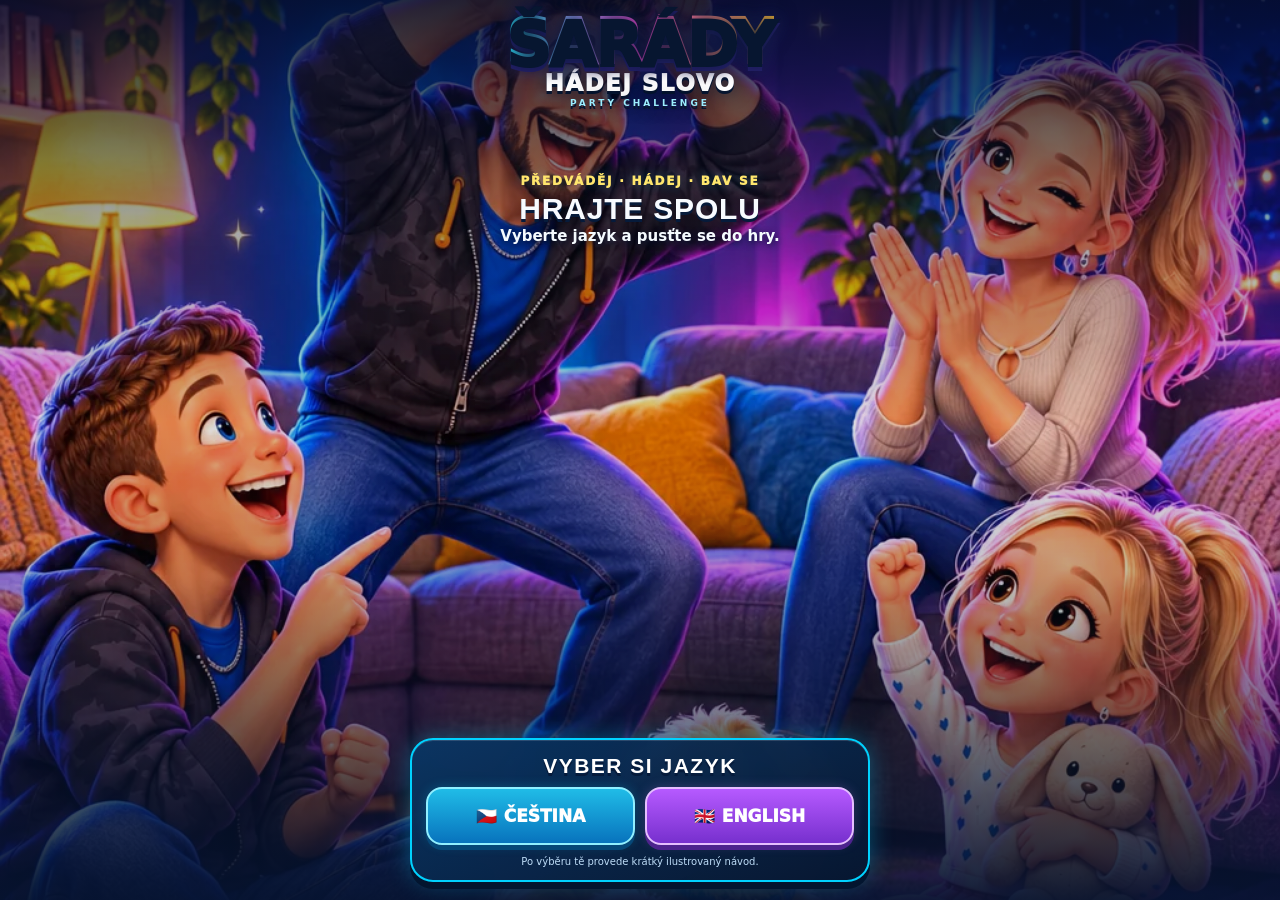
<file: index.html>
<!doctype html>
<html lang="cs">
<head>
<meta charset="utf-8">
<meta name="viewport" content="width=device-width,initial-scale=1,viewport-fit=cover">
<meta name="theme-color" content="#071630">
<meta name="description" content="Sharades Party Challenge — mobilní hra šarád pro přátele a rodinu.">
<meta name="apple-mobile-web-app-capable" content="yes">
<link rel="manifest" href="manifest.json">
<link rel="icon" href="assets/logo.svg" type="image/svg+xml">
<link rel="stylesheet" href="css/style.css?v=family-word-art-v2">
<title>Sharades! — Party Challenge</title>
</head>
<body>
<div class="app-shell">
  <header class="topbar">
    <button class="icon-btn" id="homeBtn" aria-label="Domů">⌂</button>
    <a class="brand" href="#" id="brandHome"><img src="assets/logo.svg" alt=""><span>SHARADES <small>PARTY CHALLENGE</small></span></a>
    <div class="row"><button class="lang-btn" id="langBtn">🇨🇿 CZ</button><button class="icon-btn" id="soundBtn" aria-label="Zvuk">🔊</button></div>
  </header>
  <main id="app" aria-live="polite"></main>
  <footer><span>SHARADES • Offline PWA</span><a class="text-btn" href="card-gallery.html">🃏 Kartičky</a><button class="text-btn" id="helpBtn">❔ <span data-i18n="help">Nápověda</span></button></footer>
</div>
<div id="toast" role="status" class="toast"></div>
<script src="data/words.js?v=wordset2"></script>
<script src="js/cards.js?v=free-cards3"></script>
<script src="js/generated-cards.js?v=cards-corrected38"></script>
<script src="js/app.js?v=family-word-art-v2"></script>

<script>if('serviceWorker'in navigator&&location.protocol.startsWith('http'))addEventListener('load',()=>navigator.serviceWorker.register('./service-worker.js').catch(()=>{}));</script>
</body>
</html>
</file>
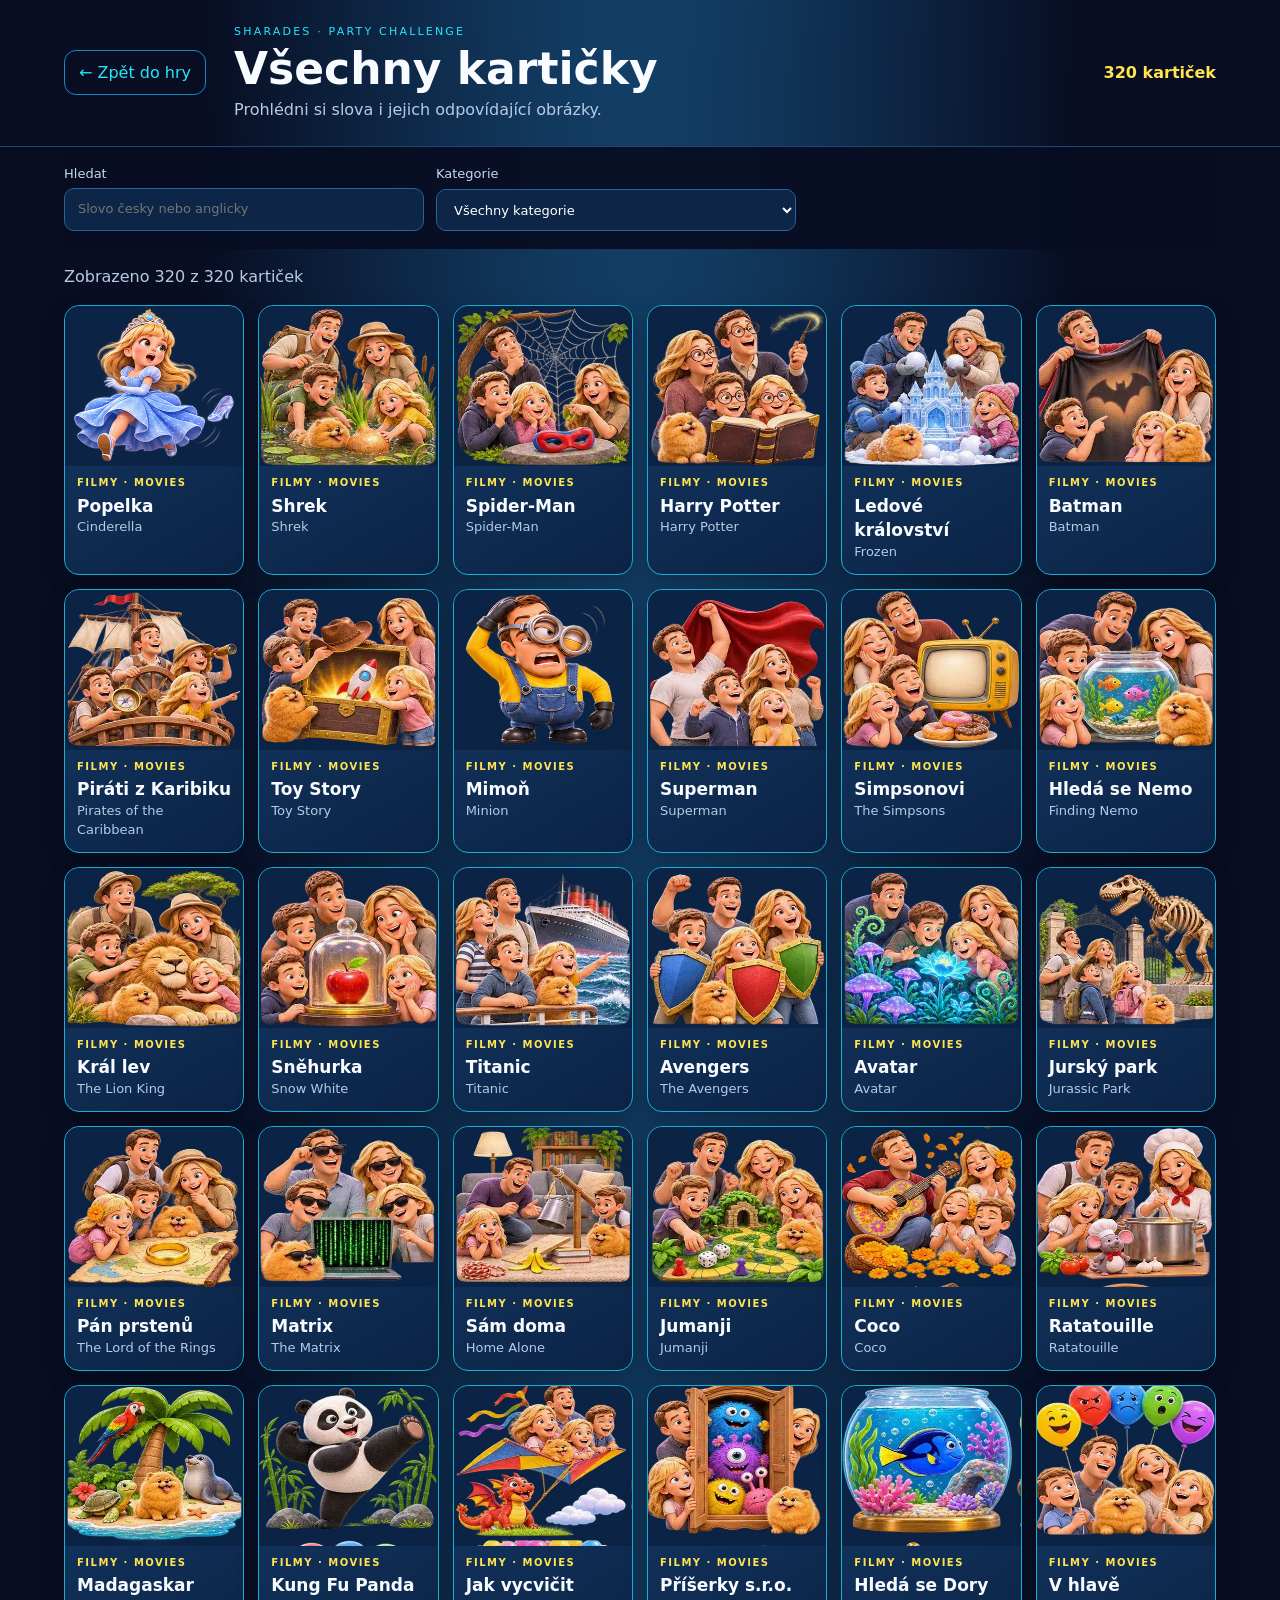
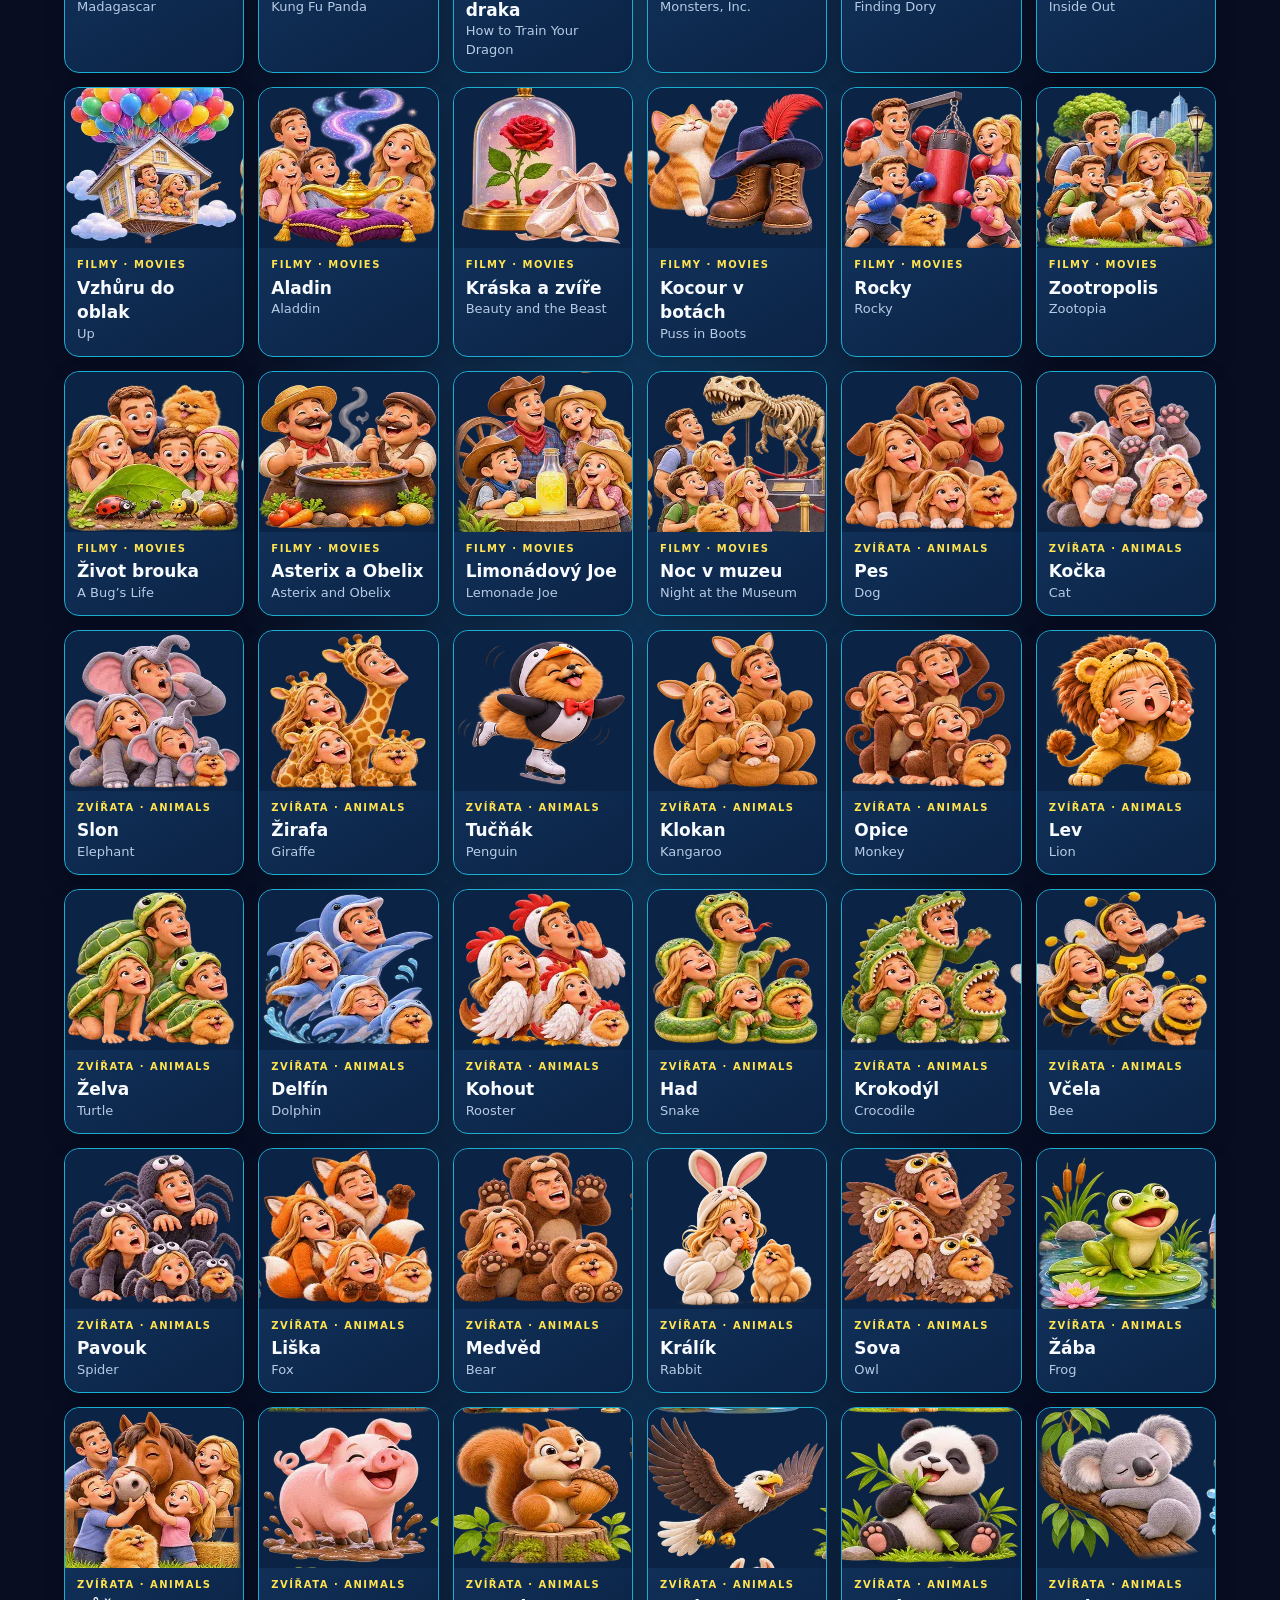
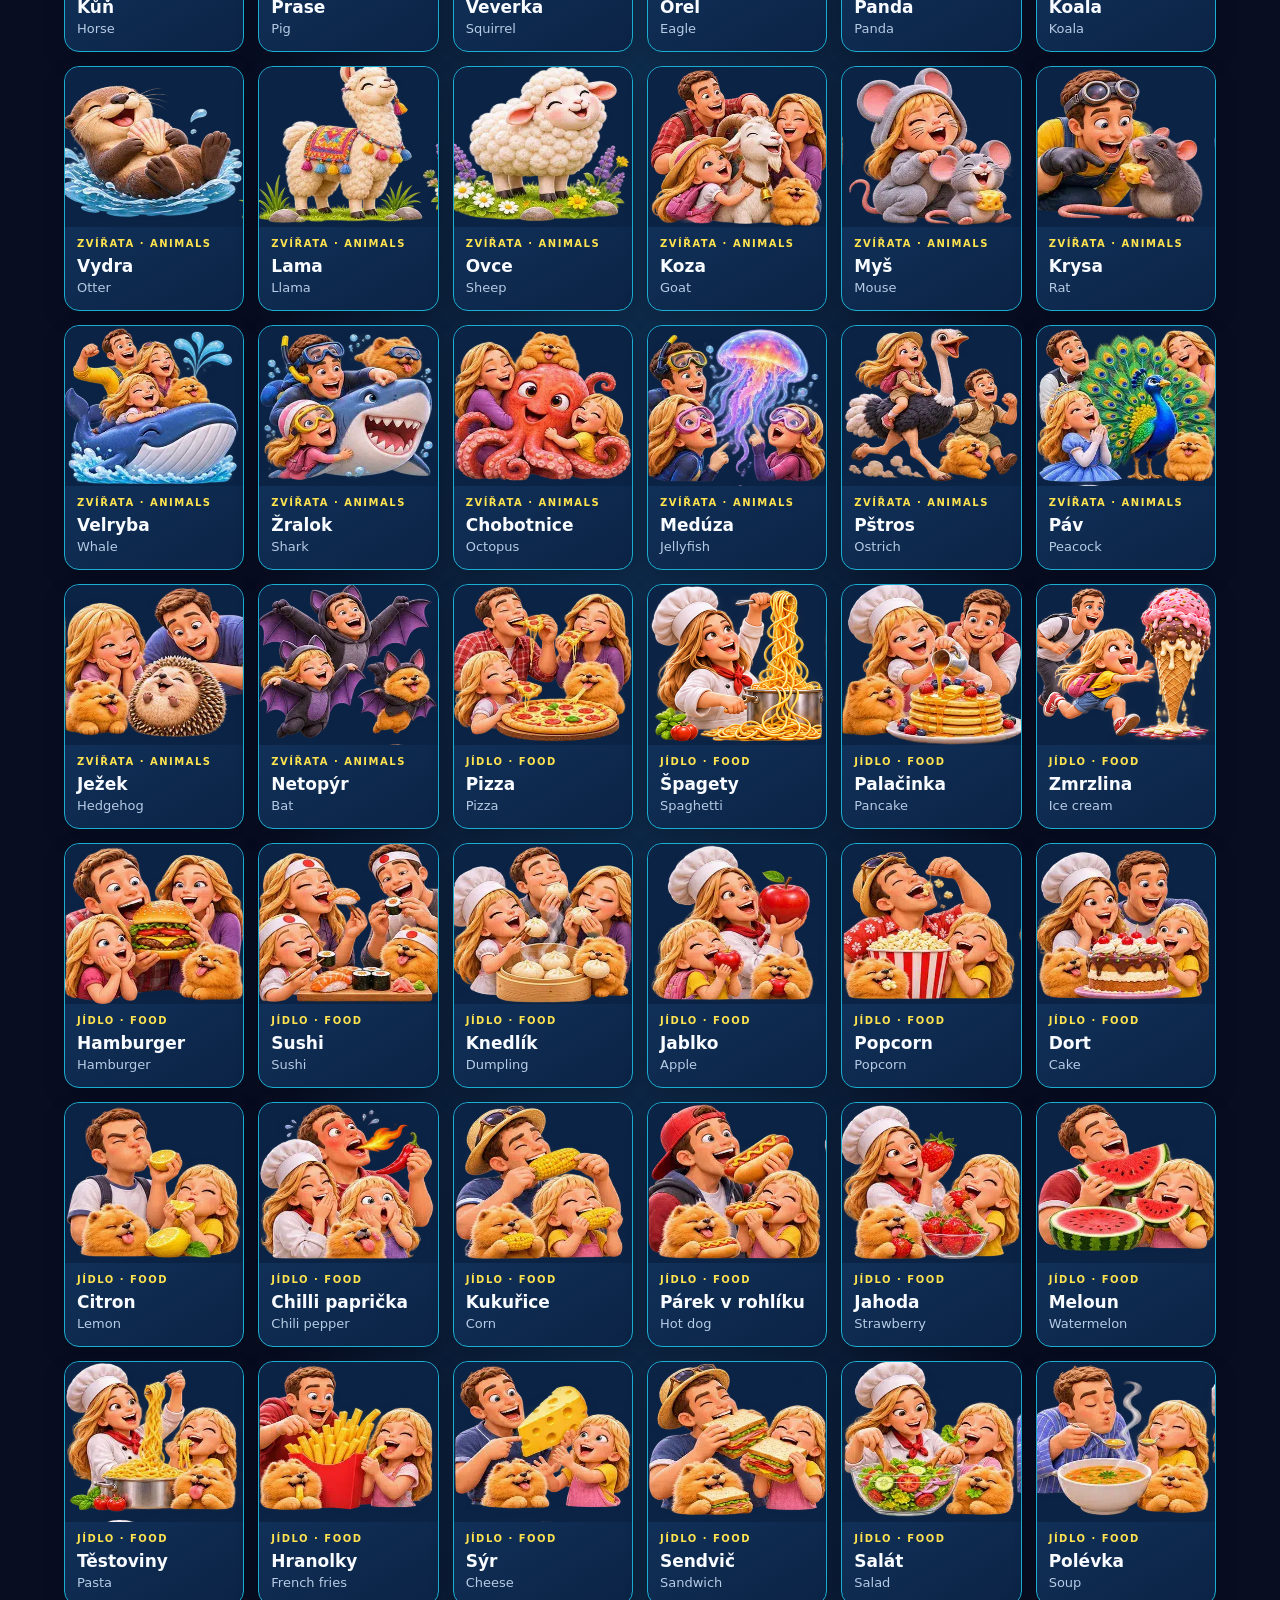
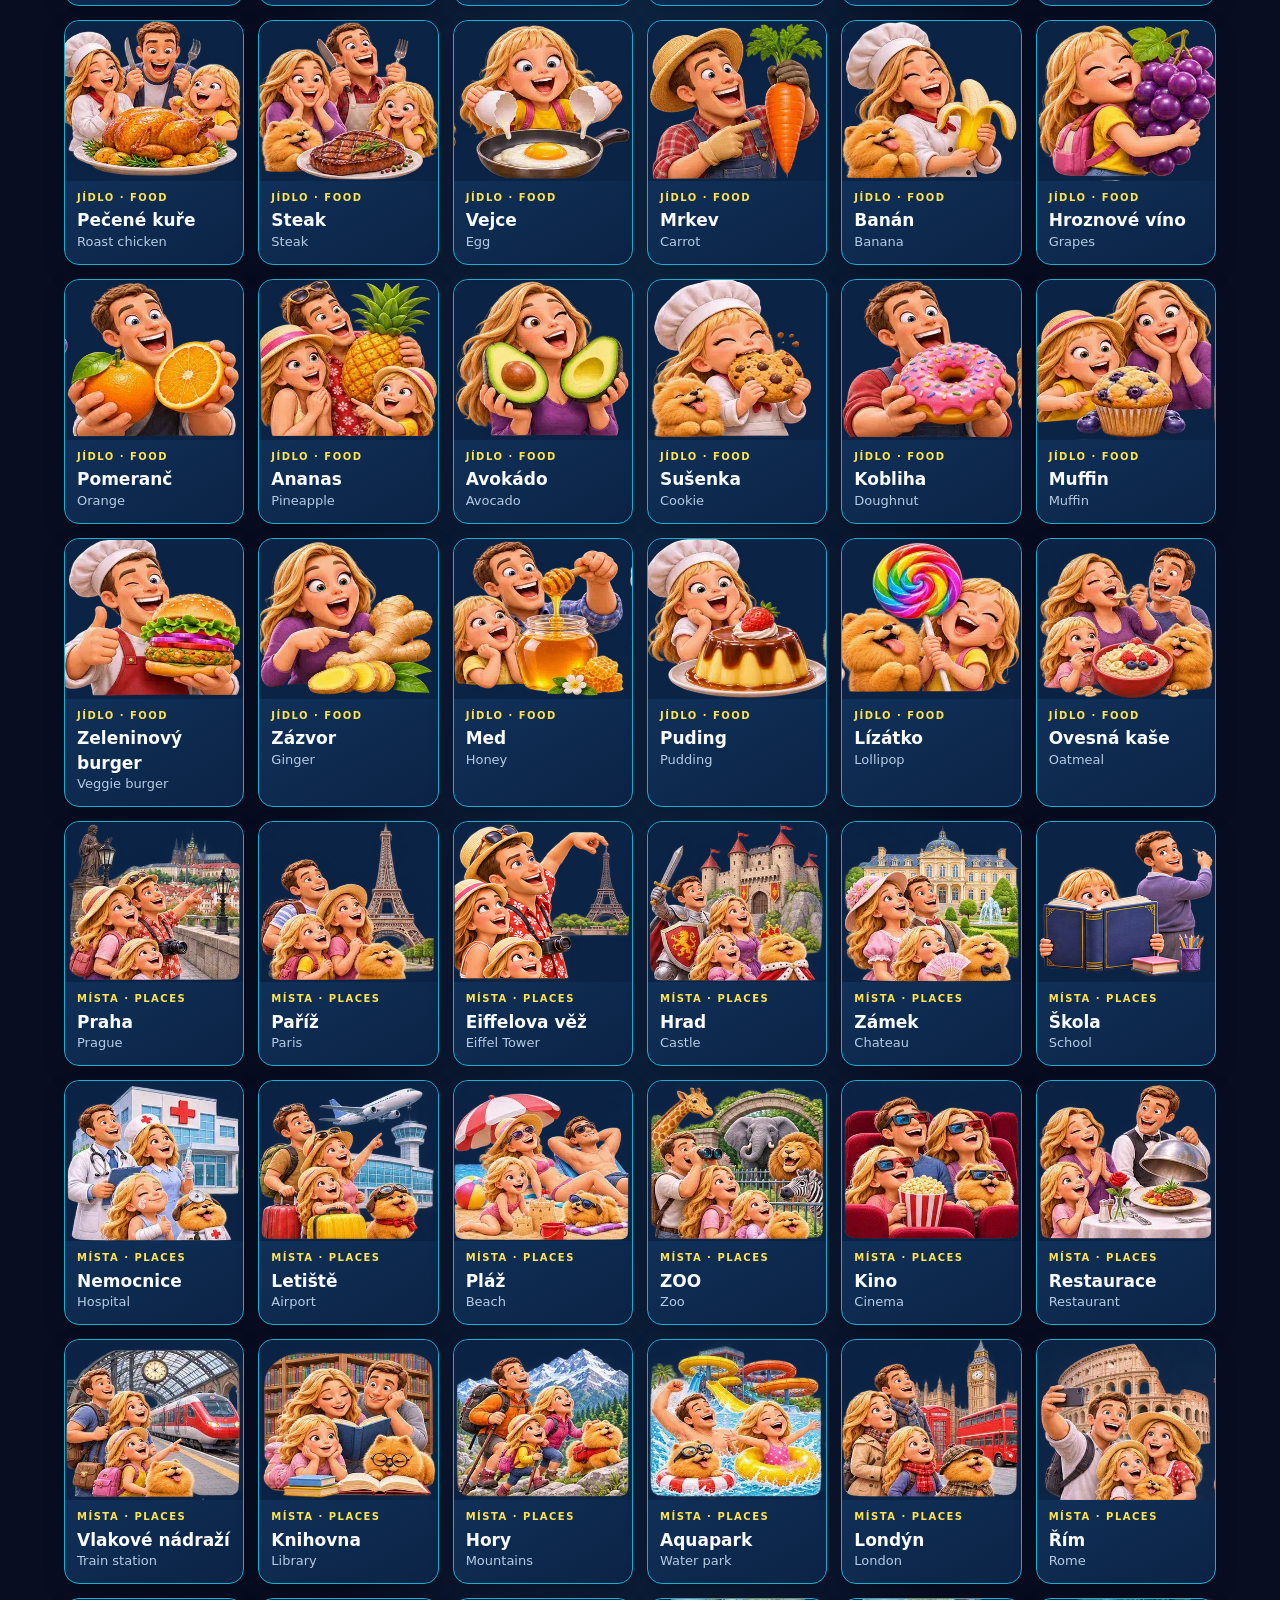
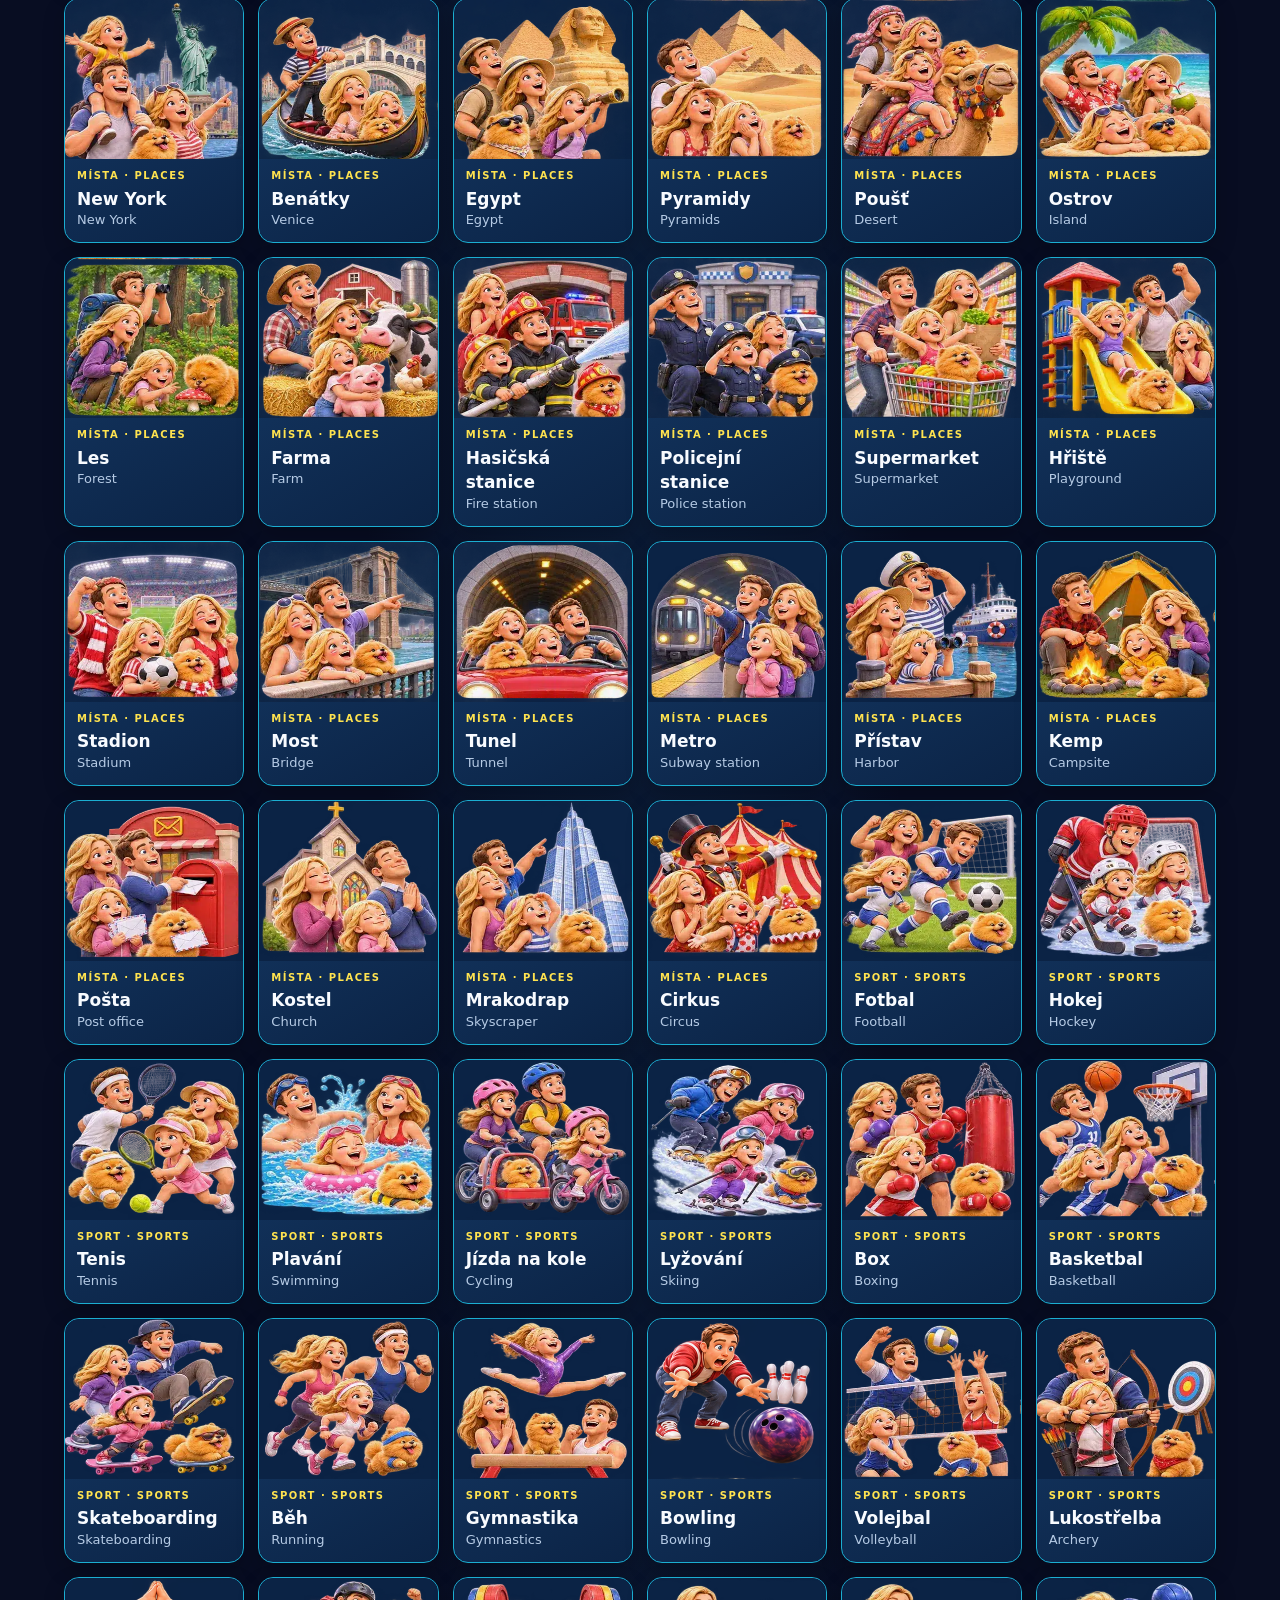
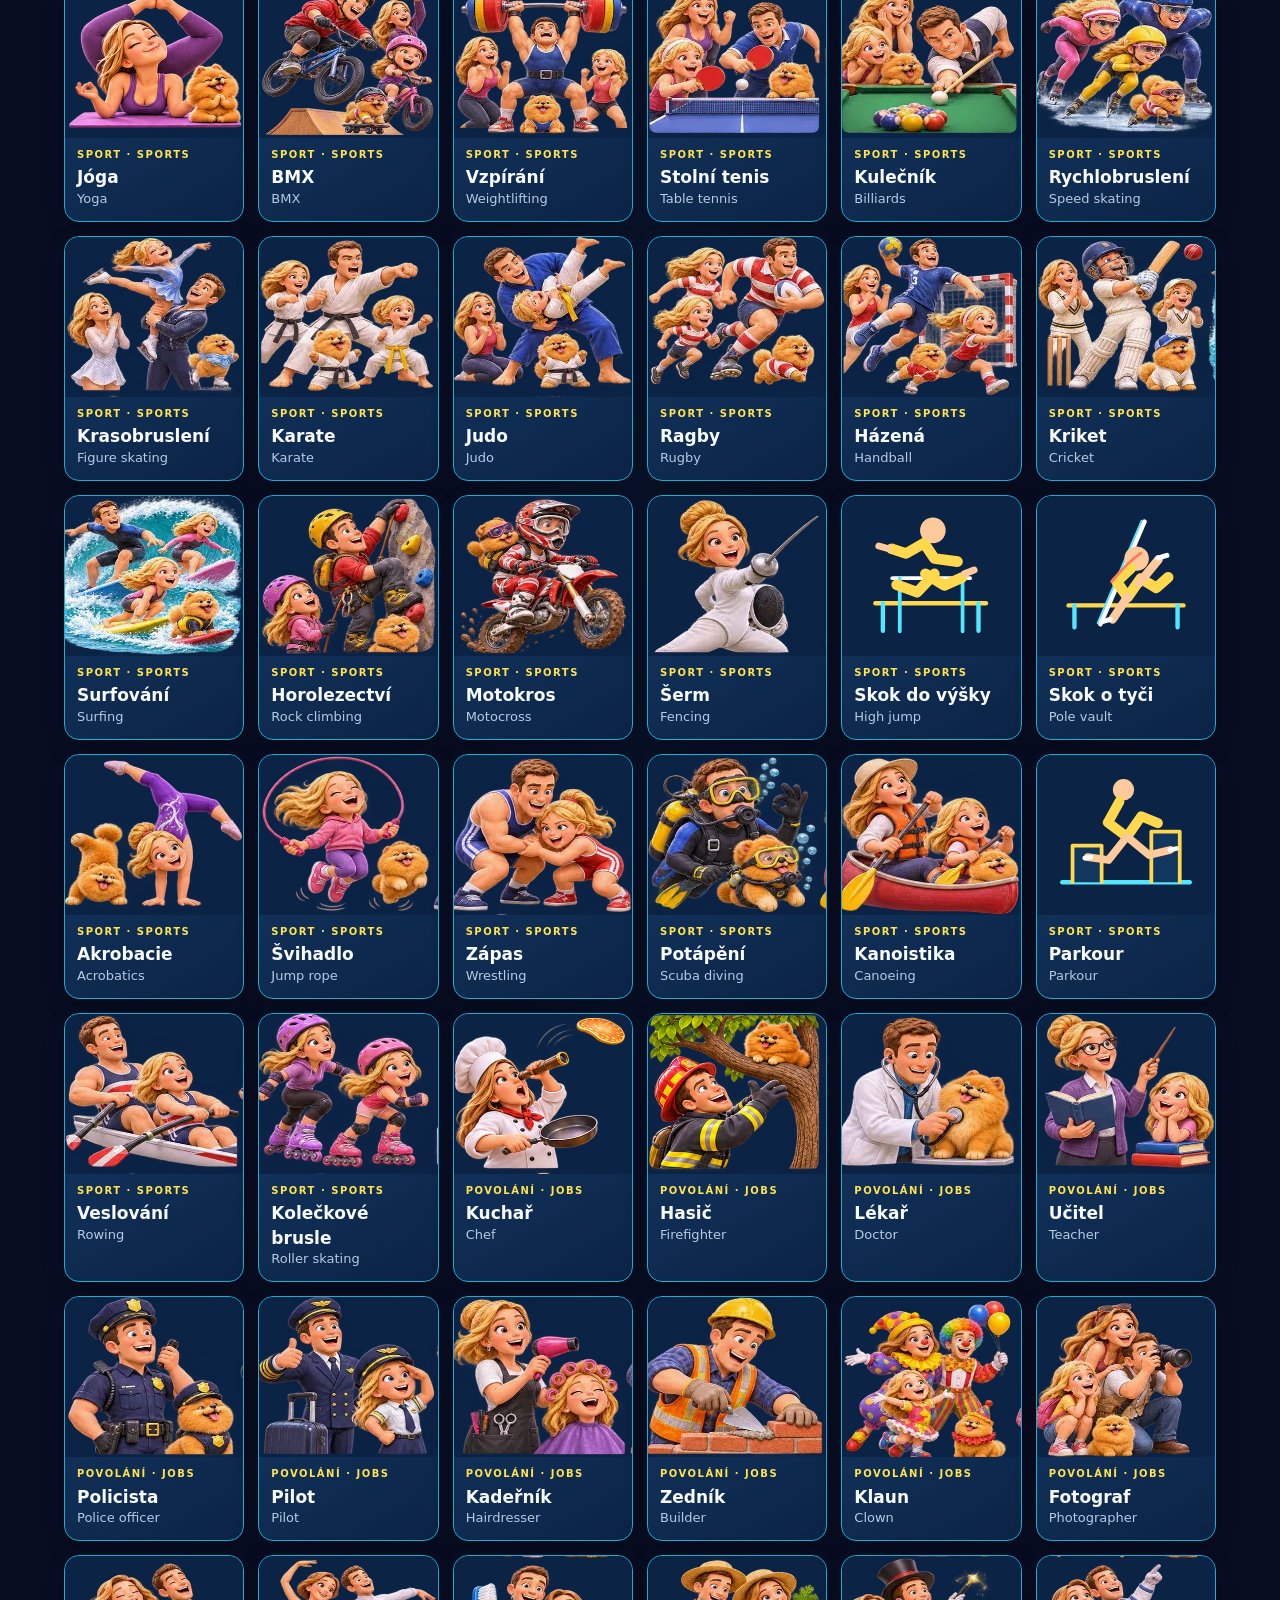
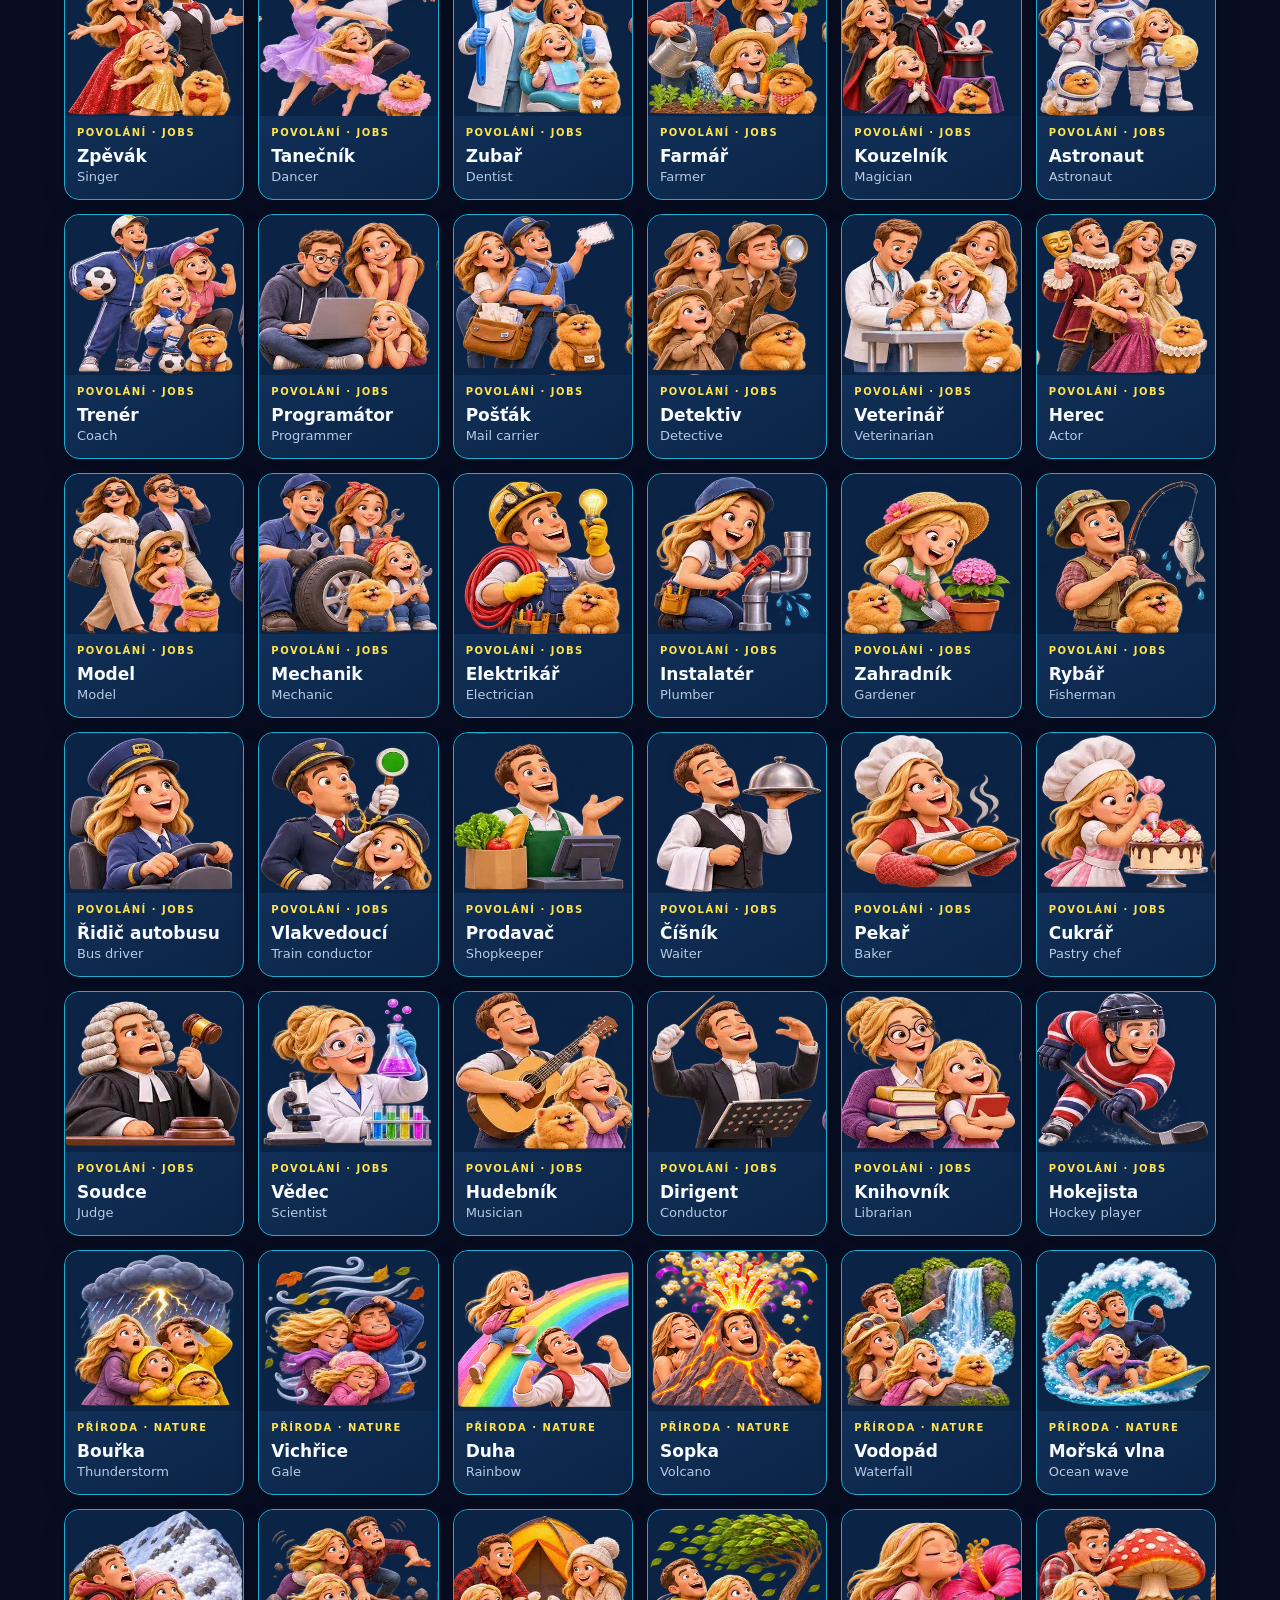
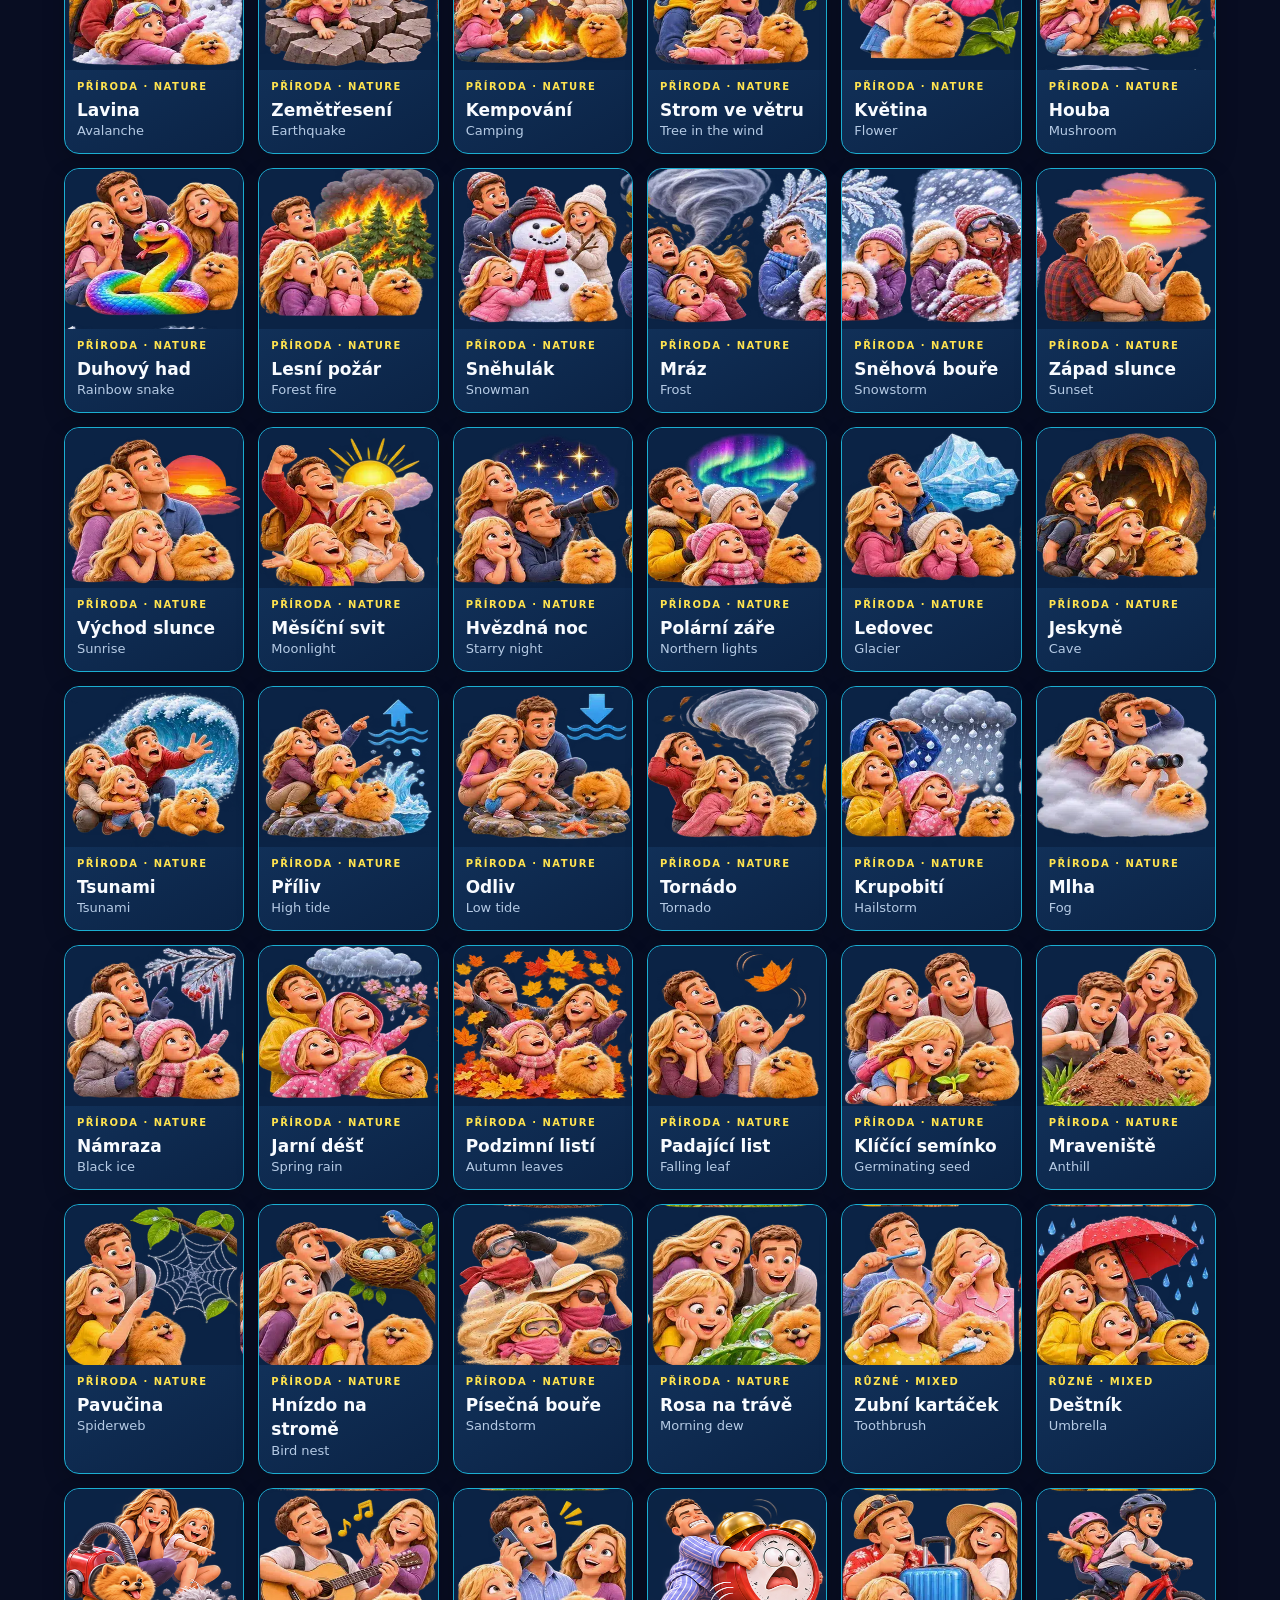
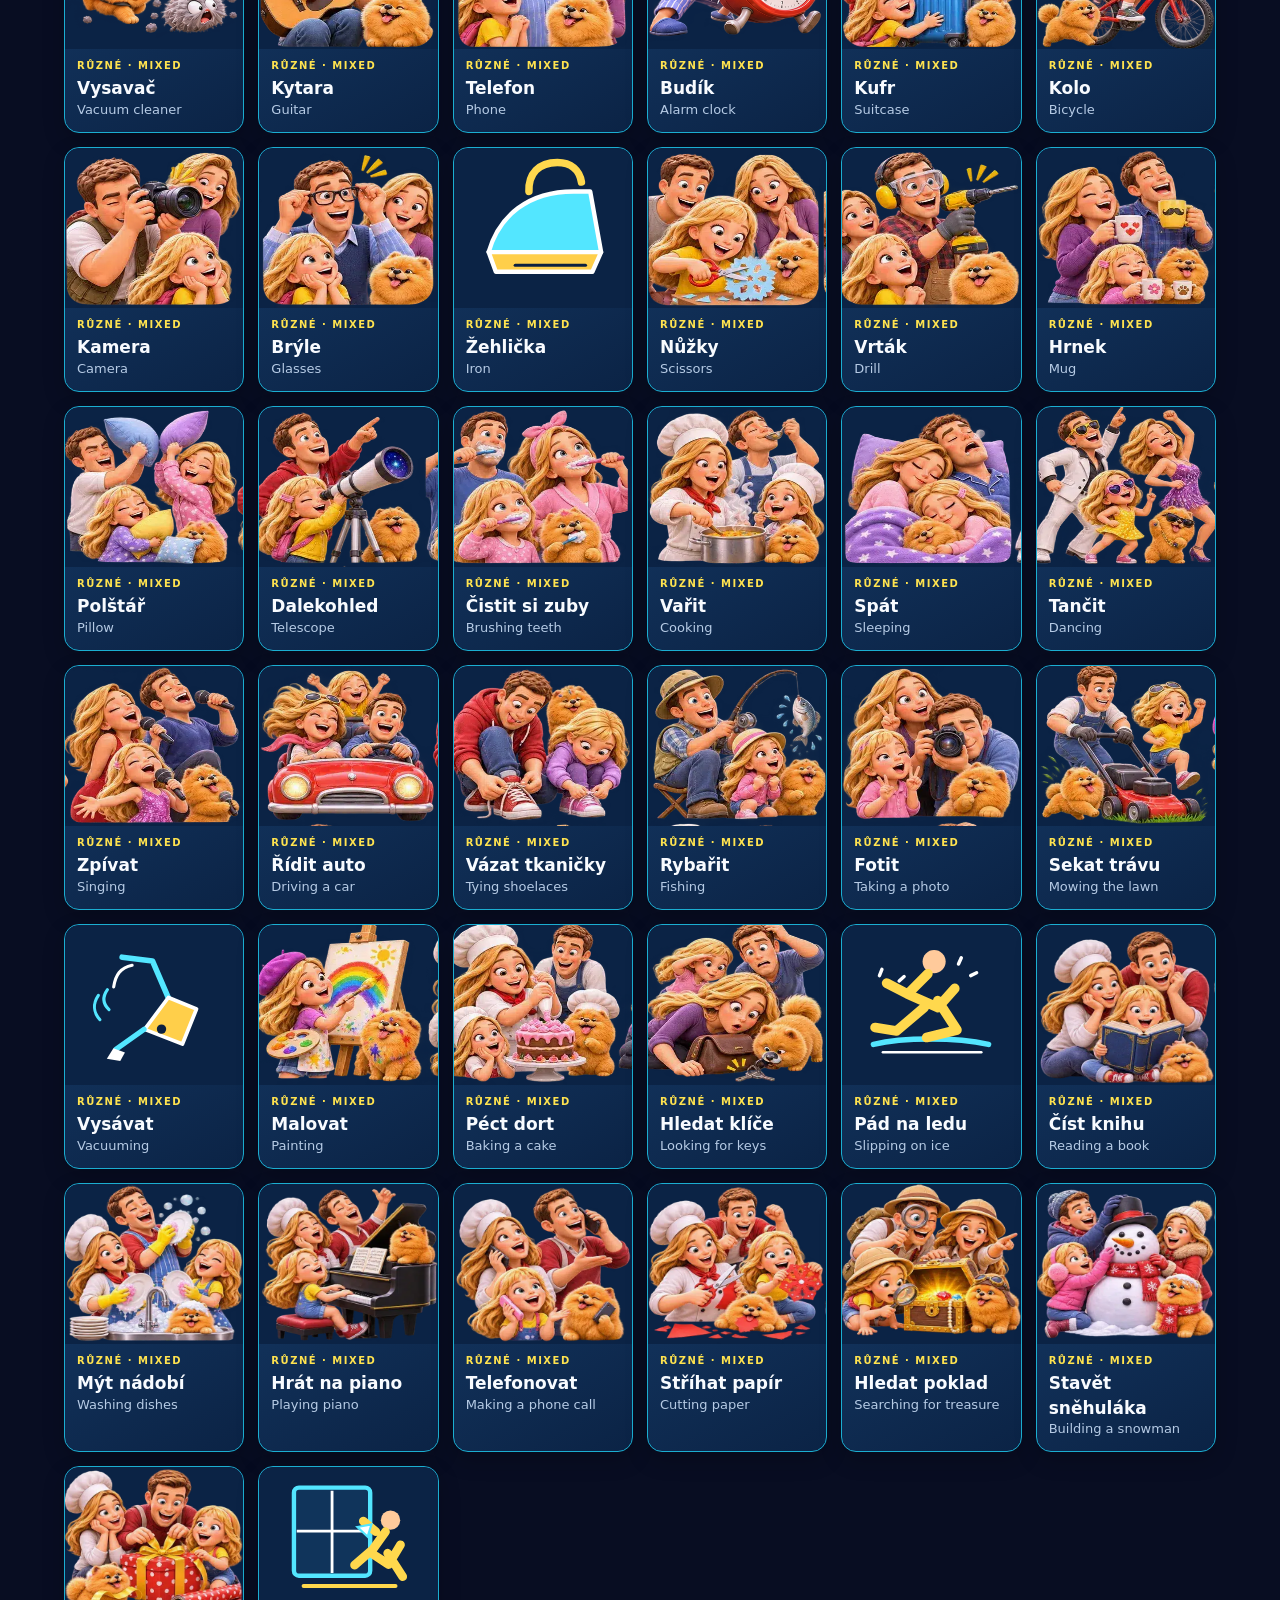
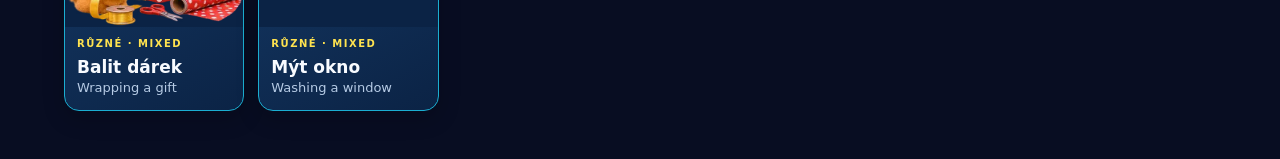
<file: card-gallery.html>
<!doctype html>
<html lang="cs">
<head>
<meta charset="utf-8"><meta name="viewport" content="width=device-width,initial-scale=1">
<meta name="theme-color" content="#09091a"><title>Kartičky Sharades</title>
<link rel="stylesheet" href="css/card-gallery.css?v=2">
</head>
<body>
<header><a class="back" href="./">← Zpět do hry</a><div><p class="eyebrow">SHARADES · PARTY CHALLENGE</p><h1>Všechny kartičky</h1><p class="lede">Prohlédni si slova i jejich odpovídající obrázky.</p></div><div class="count" id="count">Načítám…</div></header>
<main><div class="toolbar"><label>Hledat <input id="search" type="search" placeholder="Slovo česky nebo anglicky"></label><label>Kategorie <select id="category"><option value="all">Všechny kategorie</option></select></label></div><p id="status" role="status">Načítám kartičky…</p><section id="grid" class="grid" aria-label="Kartičky"></section></main>
<script src="js/card-gallery.js?v=2"></script>
</body></html>
</file>
<file: css/style.css>
:root{--bg:#071630;--panel:#0b2447;--panel2:#10345c;--text:#f8fbff;--muted:#b6cce3;--pink:#f43f5e;--cyan:#00d2ff;--yellow:#ffd84a;--green:#4ade80;--stroke:#00d2ff;--radius:22px;--blue:#38bdf8;--deep:#071630}
*{box-sizing:border-box}html{background:var(--bg);scroll-behavior:smooth}body{margin:0;background:radial-gradient(ellipse at 50% -15%,#0b2447 0,transparent 48%),linear-gradient(180deg,#0b2447,#071630 68%,#061126);color:var(--text);font-family:system-ui,-apple-system,'Segoe UI',sans-serif;min-height:100vh;position:relative}
body:before{content:'✦  ·   ✧       ·  ✦      ·      ✧    ✦';position:fixed;inset:10px 0 auto;pointer-events:none;color:#77dfff18;font-size:clamp(22px,6vw,46px);letter-spacing:18px;white-space:normal;line-height:2.8;z-index:0}
button,input,select,textarea{font:inherit}button{cursor:pointer;border:0;color:var(--text);transition:transform .13s,filter .13s,box-shadow .13s}button:hover{filter:brightness(1.08)}button:active{transform:scale(.975)}button:focus-visible,input:focus-visible,select:focus-visible,textarea:focus-visible{outline:3px solid var(--yellow);outline-offset:3px}
.app-shell{position:relative;z-index:1;width:min(100%,900px);height:100vh;height:100dvh;min-height:0;margin:auto;padding:max(env(safe-area-inset-top),8px) 16px env(safe-area-inset-bottom);display:flex;flex-direction:column;overflow:hidden}
.topbar{min-height:76px;display:flex;align-items:center;justify-content:space-between;gap:8px;padding:4px 0 12px}.brand{display:flex;align-items:center;gap:8px;color:white;text-decoration:none;font-family:'Baloo 2',sans-serif;font-weight:900;letter-spacing:1px;font-size:clamp(15px,4vw,23px);text-shadow:0 3px #09234a}.brand img{width:44px;height:44px;filter:drop-shadow(0 0 10px #36e9ff55)}.brand small{display:block;font-size:8px;letter-spacing:2px;color:var(--yellow);line-height:1.1}.topbar .row{gap:7px}.icon-btn,.lang-btn{background:linear-gradient(180deg,#154e87,#0a2b58);border:1px solid #338fd1;border-radius:15px;padding:10px 12px;box-shadow:0 4px 0 #03132d;font-weight:900}.icon-btn{min-width:46px;min-height:46px;font-size:19px}.lang-btn{font-size:12px;white-space:nowrap}
main{flex:1 1 0%;min-height:0;overflow-x:hidden;overflow-y:auto;-webkit-overflow-scrolling:touch;overscroll-behavior-y:contain;touch-action:pan-y;padding:8px 0 24px}footer{flex:0 0 auto;display:flex;justify-content:space-between;align-items:center;gap:8px;color:#80b8e6;font-size:11px;padding:12px 0 18px}.text-btn{background:none;color:var(--muted);font-size:12px}
.eyebrow{text-transform:uppercase;letter-spacing:3px;color:var(--cyan);font-size:11px;font-weight:1000;text-shadow:0 0 12px #39e8ff40}h1,h2,h3,p{margin-top:0}h1,h2,h3{font-family:'Baloo 2','Nunito',sans-serif;text-shadow:0 3px 0 #061b3b}h1{font-size:clamp(34px,8vw,56px);line-height:.98;margin-bottom:14px;font-weight:900;letter-spacing:-.7px}h1 .pink{color:#ff79e6;text-shadow:0 3px 0 #8e258d,0 0 22px #ff54d955}h2{font-size:clamp(24px,5vw,34px);line-height:1.05;margin-bottom:8px}h3{font-size:19px;margin-bottom:8px}.subtitle{color:#c1dcf8;font-size:clamp(13px,3.7vw,17px);line-height:1.55;max-width:540px;margin:0 auto 20px}
.hero{text-align:center;padding:18px 0 12px}.hero-logo{width:min(78vw,300px);display:block;margin:0 auto 14px;filter:drop-shadow(0 0 24px #ff4fd83d)}
.btn{width:100%;border-radius:999px;padding:15px 18px;font-family:inherit;font-size:18px;line-height:1.15;font-weight:900;letter-spacing:.1px;background:linear-gradient(180deg,#38bdf8,#0284c7);border:2px solid #7dd3fc;box-shadow:0 6px 0 #075985,0 10px 18px #0284c733;text-shadow:0 1px #075985}.btn.secondary{background:linear-gradient(180deg,#173a66,#0b2447);box-shadow:0 5px 0 #041326;border:1px solid #00a8d3;text-shadow:0 1px #071630}.btn.cyan{background:linear-gradient(180deg,#38bdf8,#0284c7);border-color:#7dd3fc;box-shadow:0 5px 0 #075985;text-shadow:0 1px #075985}.btn.green{background:linear-gradient(180deg,#4ade80,#16a34a);color:#052a1a;border:2px solid #86efac;box-shadow:0 5px 0 #166534;text-shadow:none}.btn.pink{background:linear-gradient(180deg,#f43f5e,#be123c);border-color:#fda4af;box-shadow:0 5px 0 #881337}.btn.purple{background:linear-gradient(180deg,#c084fc,#9333ea);border-color:#e9d5ff;box-shadow:0 5px 0 #6b21a8}.btn.orange{background:linear-gradient(180deg,#fb923c,#ea580c);border-color:#fed7aa;box-shadow:0 5px 0 #9a3412}.btn.small{padding:10px 14px;width:auto;font-size:13px}
.stack{display:grid;gap:12px}.grid{display:grid;grid-template-columns:repeat(2,minmax(0,1fr));gap:11px}.card{background:linear-gradient(145deg,#10447b,#08264f 75%);border:2px solid #1c7fc4;border-radius:22px;padding:17px;box-shadow:inset 0 1px #ffffff10,0 9px 22px #0004}.select-card{position:relative;overflow:hidden;text-align:left;min-height:136px;display:flex;flex-direction:column;justify-content:space-between;gap:10px;background:linear-gradient(145deg,#11589a,#082950);border:2px solid #268bd2;border-radius:20px;padding:16px;color:var(--text);box-shadow:inset 0 1px #ffffff18,0 5px 0 #031832}.select-card:after{content:'›';position:absolute;right:12px;top:8px;color:#7deeff;font-size:22px;font-weight:900}.select-card.selected{border-color:var(--yellow);box-shadow:0 0 0 2px #ffe66d55,0 0 25px #39e8ff25}.select-card .emoji{font-size:31px;filter:drop-shadow(0 3px 0 #031832)}.select-card strong{font-family:'Baloo 2',sans-serif;font-size:18px;line-height:1.1}.select-card small{color:#b9dcff;font-size:12px}.row{display:flex;align-items:center;gap:10px}.row.between{justify-content:space-between}.field{display:grid;gap:7px;margin:14px 0}.field label{font-size:12px;color:#c1dcf8;font-weight:900}.field input,.field select,.field textarea,input.field-input{width:100%;padding:13px 14px;background:#041c3d;color:white;border:1px solid #288bd0;border-radius:13px;outline:none}.field input:focus,.field select:focus,.field textarea:focus{border-color:var(--yellow)}.field textarea{resize:vertical}.chips{display:flex;flex-wrap:wrap;gap:8px}.chip{border-radius:12px;background:linear-gradient(180deg,#15518a,#0a2a54);border:1px solid #2d86c7;padding:9px 12px;font-size:12px;font-weight:900;box-shadow:0 3px 0 #03162f}.chip.active{background:linear-gradient(100deg,#ff54d9,#c44bff);border-color:#ffa4ec;color:white;box-shadow:0 3px 0 #842d9e}.section-title{display:flex;justify-content:space-between;align-items:end;margin:14px 0 14px}.muted{color:var(--muted)}.tiny{font-size:11px}.avatar{width:58px;height:58px;object-fit:contain;background:#0a3470;border-radius:16px;padding:4px;border:2px solid #248bd2}.player-list{display:grid;gap:8px;margin:12px 0}.player{display:flex;align-items:center;gap:9px;padding:10px;background:#0a3262;border:1px solid #2588cc;border-radius:16px}.player .name{flex:1;font-weight:900}.player .remove{background:#8e2479;border-radius:10px;padding:8px 10px;color:white}.timer-ring{width:min(58vw,230px);aspect-ratio:1;border-radius:50%;margin:8px auto 20px;display:grid;place-items:center;background:conic-gradient(var(--yellow) var(--progress,100%),#123967 0);position:relative;box-shadow:0 0 0 5px #0c2f5c,0 0 30px #ffe66d25}.timer-ring:before{content:'';position:absolute;inset:10px;border-radius:50%;background:radial-gradient(circle,#0c4b85,#041d40)}.timer-content{position:relative;text-align:center}.time{font-size:54px;font-weight:1000;line-height:1;text-shadow:0 3px #03152e}.word-box{background:linear-gradient(140deg,#14549a,#08244d);border:2px solid #39bde9;border-radius:24px;text-align:center;padding:22px 16px;margin:14px 0;box-shadow:0 8px 0 #03152f}.word-box .word{font-family:'Baloo 2',sans-serif;font-size:clamp(28px,7vw,44px);font-weight:900;line-height:1.1;margin:10px 0;color:#fff8d7;text-shadow:0 3px #07356a}.word-box .category{color:var(--yellow);font-size:11px;font-weight:1000;text-transform:uppercase;letter-spacing:2px}.word-hint{color:#c5e5ff;font-size:12px}.scoreboard{display:grid;gap:9px}.score-row{display:flex;align-items:center;gap:10px;background:linear-gradient(90deg,#0c4783,#08254c);border:1px solid #2b8bd0;padding:12px 14px;border-radius:15px}.score-row .score{margin-left:auto;color:var(--yellow);font-size:23px;font-weight:1000}.score-row.winning{border:2px solid var(--yellow);background:linear-gradient(90deg,#265e89,#12345a)}.pill{background:#1c5a91;padding:5px 9px;border-radius:999px;font-size:10px;color:#d7efff;font-weight:1000}.progress{height:7px;border-radius:8px;background:#123765;overflow:hidden;margin:18px 0}.progress span{display:block;height:100%;background:linear-gradient(90deg,var(--pink),var(--yellow));transition:width .25s}.tutorial-visual{height:150px;display:grid;place-items:center;font-size:80px;background:radial-gradient(circle,#1c6fb4,#08264e);border:1px solid #318ed0;border-radius:20px;margin:16px 0}.notice{border:1px solid #338ac7;background:#0b315d;border-radius:14px;padding:12px;font-size:12px;color:#c1dcf8;line-height:1.5}.toast{position:fixed;left:50%;bottom:28px;transform:translate(-50%,18px);background:#fff9ec;color:#08264f;padding:12px 18px;border-radius:13px;font-weight:1000;font-size:13px;opacity:0;pointer-events:none;transition:.2s;z-index:20;max-width:90vw;box-shadow:0 6px 0 #00a4d4}.toast.show{opacity:1;transform:translate(-50%,0)}.avatar-picker{display:flex;gap:8px;flex-wrap:wrap}.avatar-option{background:#0a3262;border:2px solid #267fc0;border-radius:14px;padding:4px}.avatar-option.selected{border-color:var(--yellow);box-shadow:0 0 0 2px #ffe66d33}.avatar-option img{width:48px;height:48px;display:block}.divider{height:1px;background:#2c76ae;margin:18px 0}.center{text-align:center}.top-gap{margin-top:18px}.word-hint{color:#c5e5ff;font-size:12px}.hidden{display:none!important}.home-stage{position:relative}
.hero-stage{position:relative;max-width:560px;margin:0 auto 18px;padding:20px 16px;border-radius:26px;background:radial-gradient(ellipse at 50% 30%,#175ca0,#092650 72%);border:2px solid #2789ce;box-shadow:inset 0 1px #ffffff16,0 8px 0 #03172f;overflow:hidden}.hero-stage:before{content:'✦     ✧        ✦';position:absolute;top:10px;left:10px;color:#ffdb5d99;font-size:20px;letter-spacing:25px}.hero-stage .heroes{display:flex;justify-content:center;align-items:end;gap:12px;min-height:132px;position:relative}.hero-stage .heroes img{width:clamp(66px,19vw,106px);height:116px;object-fit:contain;filter:drop-shadow(0 8px 0 #03152e)}.hero-stage .caption{color:var(--yellow);font-family:'Baloo 2',sans-serif;font-weight:900;letter-spacing:2px;font-size:clamp(9px,2.7vw,13px);margin-top:10px}.home-tiles{display:grid;grid-template-columns:repeat(2,minmax(0,1fr));gap:10px}.home-tile{display:flex;align-items:center;text-align:left;gap:12px;min-height:82px;padding:14px;background:linear-gradient(145deg,#10528e,#08264e);border:2px solid #2485c9;border-radius:18px;color:var(--text);box-shadow:0 5px 0 #03172f}.home-tile .tile-icon{font-size:27px}.home-tile strong,.home-tile small{display:block}.home-tile strong{font-family:'Baloo 2',sans-serif;font-size:16px}.home-tile small{color:#b9dcff;font-size:11px;margin-top:3px}.status-line{font-size:12px;color:#b9dcff;line-height:1.5}.danger{background:#5d214c!important;border-color:#b547a5!important}.word-box .word.long{font-size:clamp(22px,6vw,34px)}.button-row{display:grid;grid-template-columns:1fr 1fr;gap:10px}.hint{font-size:12px;line-height:1.5;color:#b9dcff}.control-button{background:linear-gradient(180deg,#15518a,#0a2a54);border:1px solid #2b86c9;border-radius:12px;padding:10px 12px;box-shadow:0 3px 0 #03172f}.screen-title{margin-bottom:18px}.character-preview{display:flex;gap:8px;align-items:center}.character-preview img{width:44px;height:44px;object-fit:contain}.history-row{display:flex;justify-content:space-between;gap:12px;padding:12px 0;border-bottom:1px solid #2c76ae}.history-row:last-child{border-bottom:0}.tutorial-gallery{display:grid;grid-template-columns:repeat(2,minmax(0,1fr));gap:12px;margin:18px 0}.tutorial-gallery figure{margin:0;min-width:0;background:#08264e;border:1px solid #2485c9;border-radius:15px;overflow:hidden}.tutorial-gallery img{display:block;width:100%;aspect-ratio:4/3;object-fit:cover;background:#0b3263}.tutorial-gallery figcaption{padding:9px 10px;color:#c4e2ff;font-size:11px;font-weight:900}
.feature-list{display:grid;gap:10px}.feature-row{display:flex;align-items:center;gap:12px;background:#0b315d;border:1px solid #2588cc;border-radius:14px;padding:12px}.feature-row .feature-icon{font-size:26px}.feature-row strong,.feature-row small{display:block}.feature-row small{font-size:11px;color:#b9dcff;margin-top:3px}
.mode-list{margin:12px 0}.mode-option{width:100%;text-align:left;color:var(--text);font:inherit;cursor:pointer;min-height:68px}.mode-option.selected{border-color:var(--yellow);box-shadow:0 0 0 2px #ffe66d44,0 0 20px #39e8ff20}.mode-option>span:nth-child(2){flex:1}.tutorial-step-image{display:block;width:100%;max-height:42vh;object-fit:contain;border-radius:18px;margin:0 auto 18px;background:#08264e}.tutorial-nav{margin-top:18px}.home-coins{display:inline-flex;align-items:center;gap:6px;padding:5px 10px;border-radius:999px;background:#092954;border:1px solid #338bd0;color:#ffe66d;font-size:12px;font-weight:900}.hero-scene{display:block;width:100%;height:168px;object-fit:cover;object-position:center 62%;border-radius:17px;border:1px solid #35bde7;box-shadow:0 5px 0 #03152e}.hero-stage:has(.hero-scene){padding:10px}.hero-stage:has(.hero-scene):before{display:none}
.game-controls{display:grid;grid-template-columns:repeat(3,minmax(0,1fr));gap:7px}.game-controls button{min-width:0;padding:10px 6px;font-size:11px}
html[data-theme=light]{--bg:#e7f5ff;--panel:#fff;--panel2:#d7efff;--text:#102d50;--muted:#385c7c;--deep:#d5edff}html[data-theme=light] body{background:linear-gradient(180deg,#d8f3ff,#eff9ff 60%,#d5eaff);color:var(--text)}html[data-theme=light] h1,html[data-theme=light] h2,html[data-theme=light] h3{text-shadow:none}html[data-theme=light] .card,html[data-theme=light] .feature-row,html[data-theme=light] .player,html[data-theme=light] .score-row,html[data-theme=light] .notice{background:#fff;color:#17385b;border-color:#86c9ed}html[data-theme=light] .feature-row small,html[data-theme=light] .muted,html[data-theme=light] .hint{color:#496b88}html[data-theme=light] .field input,html[data-theme=light] .field select,html[data-theme=light] .field textarea,html[data-theme=light] input.field-input{background:#f5fbff;color:#17385b}html[data-theme=light] .word-box{background:linear-gradient(140deg,#d9f4ff,#e9edff);color:#17385b}html[data-theme=light] .word-box .word{color:#16385b;text-shadow:none}html[data-theme=light] .timer-ring:before{background:#fff}html[data-theme=light] .time{color:#17385b;text-shadow:none}
@media(min-width:540px){.app-shell{padding-left:26px;padding-right:26px}.hero{padding-top:24px}.grid.three{grid-template-columns:repeat(3,minmax(0,1fr))}.tutorial-gallery{grid-template-columns:repeat(3,minmax(0,1fr))}.home-tiles{grid-template-columns:repeat(3,minmax(0,1fr))}.hero-stage .heroes img{height:138px;width:110px}}
@media(max-width:360px){.app-shell{padding-left:10px;padding-right:10px}.home-tiles{grid-template-columns:1fr}.hero-stage{padding:14px}.brand small{letter-spacing:1px}.icon-btn{min-width:40px;padding:8px}}
@media(prefers-reduced-motion:no-preference){.hero-stage .heroes img{animation:character-bob 3.8s ease-in-out infinite}.hero-stage .heroes img:nth-child(2){animation-delay:.3s}.hero-stage .heroes img:nth-child(3){animation-delay:.6s}@keyframes character-bob{50%{transform:translateY(-4px)}}}

/* Main menu and round controls follow the supplied storyboard. */
.home-dashboard{max-width:620px;margin:auto;padding-top:4px}
.home-dashboard-top{display:flex;align-items:center;gap:10px;margin:0 0 12px;text-align:left}
.home-dashboard-top .home-profile{display:flex;align-items:center;gap:9px;margin-right:auto;min-width:0}
.home-dashboard-top button.home-profile{padding:0;border:0;background:transparent;color:inherit;font:inherit;text-align:left}
.home-dashboard-top .home-profile span,.home-dashboard-top .home-profile strong,.home-dashboard-top .home-profile small{display:block}
.home-dashboard-top .home-profile strong{font-size:14px;line-height:1.1}
.home-dashboard-top .home-profile small{color:#b9dcff;font-size:10px;margin-top:3px}
.home-dashboard-top .avatar{width:44px;height:44px;border-radius:50%;background:#0875c8;border-color:#52e7ff}
.home-dashboard-top .icon-btn{width:46px;padding:8px;font-size:20px}
.home-logo{display:flex;width:min(100%,390px);min-height:106px;flex-direction:column;align-items:center;justify-content:center;margin:0 auto 7px;line-height:.92;transform:rotate(-1deg);filter:drop-shadow(0 5px 0 #03152f) drop-shadow(0 0 15px #ff54d955)}
.home-logo span{font-family:'Baloo 2',sans-serif;font-size:clamp(39px,11vw,62px);font-weight:1000;letter-spacing:-2px;color:#ffe83f;-webkit-text-stroke:1.5px #f24c12;text-shadow:3px 4px 0 #8f1e78,5px 7px 0 #061a42,0 0 16px #ffda35aa}
.home-logo b{font-family:'Baloo 2',sans-serif;font-size:clamp(21px,6.2vw,33px);font-weight:1000;letter-spacing:1px;color:#38e2ff;-webkit-text-stroke:1px #132aa0;text-shadow:2px 3px 0 #071b4d}
.home-logo small{margin-top:7px;padding:3px 12px;border-radius:99px;background:#ffe641;color:#092b73;font-size:9px;font-weight:1000;letter-spacing:1.4px}
.hero-stage.home-family{max-width:100%;margin:0 auto 12px;padding:0;border:2px solid #3bdfff;border-radius:23px;background:radial-gradient(ellipse at 50% 45%,#145da0,#071c3d 78%);box-shadow:inset 0 1px #ffffff18,0 6px 0 #03172f}
.home-family .hero-scene{height:clamp(205px,60vw,290px);object-fit:cover;object-position:center 52%;border:0;box-shadow:none}
.home-dashboard .home-play{min-height:66px;margin-bottom:14px;font-size:23px}
.home-primary-links{grid-template-columns:repeat(2,minmax(0,1fr));gap:9px}
.home-primary-links .select-card{min-height:88px;padding:11px 13px;gap:4px;border-radius:17px}
.home-primary-links .select-card .emoji{font-size:23px}
.home-primary-links .select-card strong{font-size:15px}
.home-primary-links .select-card small{font-size:10px}
.home-quick-links{display:grid;grid-template-columns:repeat(3,minmax(0,1fr));gap:7px;margin-top:13px}
.home-quick-links button{min-height:42px;padding:7px 5px;border-radius:12px;border:1px solid #2b8bd0;background:#092b55;color:#cceaff;font-size:10px;font-weight:900;line-height:1.2}
.game-screen{max-width:620px;margin:0 auto}
.game-screen .timer-ring{width:min(43vw,174px);margin:10px auto 16px}
.game-screen .timer-ring:before{inset:8px}
.game-screen .time{font-size:45px}
.game-screen .word-box{padding:24px 14px 20px;margin:10px 0 16px;background:linear-gradient(145deg,#153e79,#081c43 82%);border:2px solid #f6d94c;box-shadow:0 7px 0 #03152f,0 0 22px #ffe66d20}
.game-screen .word-box .word{font-size:clamp(34px,9vw,54px);min-height:1.1em;color:#fff9dc}
.game-actions{gap:12px}
.game-actions .btn{min-height:82px;padding:13px 8px;border-radius:20px;font-size:clamp(16px,4.6vw,21px)}
.game-actions .game-skip{background:linear-gradient(150deg,#ff4e63,#dc173d);border:2px solid #ff9aa1;box-shadow:0 6px 0 #8f1230,0 0 18px #f4264b27;text-shadow:0 2px #9a092b}
.game-actions .game-correct{box-shadow:0 6px 0 #168c58,0 0 18px #32f08035}
.game-screen .game-controls{grid-template-columns:repeat(3,minmax(0,1fr))}
@media(max-width:360px){.home-quick-links{grid-template-columns:repeat(2,minmax(0,1fr))}.home-logo{min-height:90px}.home-family .hero-scene{height:200px}}

.character-editor{padding:14px}
.character-preview{position:relative;isolation:isolate;display:grid;place-items:center;height:280px;overflow:hidden;border:2px solid #39dfff;border-radius:22px;margin:14px 0;background:radial-gradient(ellipse at 50% 30%,#175ca0,#071a3c 76%);box-shadow:inset 0 1px #ffffff20,0 6px 0 #03152f;transition:background .25s,border-color .25s}
.character-preview:before{content:'✦  ✧  ✦  ✧  ✦';position:absolute;top:16px;left:0;right:0;color:#ffe66d99;letter-spacing:16px;text-align:center;font-size:19px}
.character-preview.appearance-bg-beach{background:linear-gradient(180deg,#45dff2 0 55%,#f7d46e 55% 100%);border-color:#fff09a}
.character-preview.appearance-bg-space{background:radial-gradient(circle at 30% 24%,#874aff,#12134d 66%,#050b29);border-color:#c68cff}
.character-preview.appearance-bg-forest{background:radial-gradient(ellipse at 50% 35%,#46af6d,#0a493d 75%);border-color:#8dff9b}
.character-preview .character-full{position:absolute;z-index:1;bottom:3px;width:206px;height:252px;object-fit:contain;filter:drop-shadow(0 7px 0 #03152f)}
.character-editor .avatar-picker{justify-content:center;gap:9px;margin:8px 0 16px}
.character-editor .avatar-option{border-radius:50%;padding:2px;background:#0b3262}
.character-editor .avatar-option img{width:52px;height:52px}
.appearance-tabs{display:flex;gap:7px;overflow-x:auto;padding:3px 2px 10px;scrollbar-width:thin}
.appearance-tabs .chip{flex:0 0 auto}
.appearance-section-title{margin:6px 0 9px;font-size:16px}
.appearance-options{display:grid;grid-template-columns:repeat(2,minmax(0,1fr));gap:8px}
.appearance-option{display:flex;align-items:center;gap:9px;min-height:55px;padding:9px 11px;border:1px solid #2b85c8;border-radius:14px;background:linear-gradient(145deg,#104477,#08254a);color:var(--text);text-align:left}
.appearance-option span{font-size:23px}
.appearance-option strong{font-size:12px}
.appearance-option small{display:block;margin-top:3px;color:#b9dcff;font-size:9px;font-weight:800}
.appearance-option.locked{border-style:dashed;background:linear-gradient(145deg,#164376,#0a2141)}
.character-wallet{width:max-content;margin:0 0 4px auto;padding:6px 11px;border:1px solid #eacb46;border-radius:999px;background:#3b3110;color:#ffe66d;font-size:12px;font-weight:1000}
.appearance-option.selected{border:2px solid var(--yellow);box-shadow:0 0 0 2px #ffe66d33}
html[data-theme=light] .appearance-option{background:#fff;color:#17385b}
.settings-card .settings-toggle{min-height:48px;margin-top:10px;padding:10px 12px;border:1px solid #2b80bd;border-radius:13px;background:#092c55;font-weight:800}
.settings-card .settings-toggle input{width:20px;height:20px;accent-color:#20d5e7}
.settings-card .settings-hint{margin:8px 0 12px;padding-left:4px}
html[data-theme=light] .settings-card .settings-toggle{background:#fff;color:#17385b;border-color:#86c9ed}

/* Four family-inspired human avatars are the primary choices; legacy mascots stay available below. */
.avatar-picker-title{margin:18px 0 9px;font-size:16px}
.avatar-picker-featured{display:grid;grid-template-columns:repeat(4,minmax(0,1fr));gap:8px;margin:0 0 12px}
.avatar-picker-featured .avatar-choice-card{position:relative;display:flex;min-width:0;min-height:102px;flex-direction:column;align-items:center;justify-content:center;gap:4px;padding:7px 3px 6px;border:2px solid #267fc0;border-radius:15px;background:linear-gradient(155deg,#104a80,#08264b);color:var(--text);box-shadow:0 4px 0 #03172f}
.avatar-picker-featured .avatar-choice-card img{display:block;width:56px;height:61px;object-fit:contain}
.avatar-picker-featured .avatar-choice-card span{font-size:10px;font-weight:1000;line-height:1.05;text-align:center;white-space:nowrap}
.avatar-picker-featured .avatar-choice-card.selected{border-color:var(--cyan);box-shadow:0 0 0 2px #39e8ff30,0 0 16px #39e8ff33,0 4px 0 #03172f}
.avatar-picker-featured .avatar-choice-card>b{position:absolute;right:-5px;top:-6px;display:grid;width:22px;height:22px;place-items:center;border:2px solid #fff;border-radius:50%;background:linear-gradient(135deg,#00d9f5,#2878ff);font-size:12px}
.avatar-legacy{margin:0 0 14px;border:1px solid #286eaa;border-radius:13px;background:#082750}
.avatar-legacy summary{display:flex;justify-content:space-between;align-items:center;gap:8px;padding:10px 12px;color:#d9efff;font-size:12px;font-weight:1000;cursor:pointer;list-style:none}
.avatar-legacy summary::-webkit-details-marker{display:none}
.avatar-legacy summary:after{content:'＋';color:var(--cyan);font-size:17px}
.avatar-legacy[open] summary:after{content:'−'}
.avatar-legacy summary span{margin-left:auto;color:#9bc8ef;font-size:9px;font-weight:800;text-align:right}
.avatar-picker-legacy{justify-content:flex-start;padding:0 10px 10px}
.avatar-picker-legacy .avatar-legacy-option{display:flex;align-items:center;gap:7px;min-height:44px;padding:4px 8px;border:1px solid #267fc0;border-radius:12px;background:#0a3262;color:var(--text);font-size:11px;font-weight:900}
.avatar-picker-legacy .avatar-legacy-option img{width:34px;height:34px;object-fit:contain}
.avatar-picker-legacy .avatar-legacy-option.selected{border-color:var(--yellow);box-shadow:0 0 0 2px #ffe66d33}
@media(max-width:360px){.avatar-picker-featured{gap:5px}.avatar-picker-featured .avatar-choice-card{min-height:94px}.avatar-picker-featured .avatar-choice-card img{width:48px;height:54px}.avatar-picker-featured .avatar-choice-card span{font-size:9px}}

/* Category palette and home-menu colours echo the supplied party-game concept */
.hero > .btn{background:linear-gradient(100deg,#43ef7a,#b4ff55);border-color:#d4ff9c;color:#073a5d;box-shadow:0 6px 0 #168c58,0 12px 25px #32f08026;text-shadow:0 1px #d5ffac}
.home-tiles [data-screen="categories"]{background:linear-gradient(145deg,#10b6e7,#0869bb);border-color:#54e7ff}
.home-tiles [data-screen="players"]{background:linear-gradient(145deg,#098dd4,#124fa3);border-color:#48d7ff}
.home-tiles [data-screen="ai"]{background:linear-gradient(145deg,#ff9d2e,#e65b24);border-color:#ffd36a}
.home-tiles [data-screen="custom"]{background:linear-gradient(145deg,#ff5bce,#a72ed4);border-color:#ff9be9}
.home-tiles [data-screen="settings"]{background:linear-gradient(145deg,#f45eaa,#c42b85);border-color:#ffaddd}
.home-tiles [data-screen="tutorial"]{background:linear-gradient(145deg,#9c68ff,#5e4bdd);border-color:#c4a8ff}
.home-tiles [data-screen="stats"]{background:linear-gradient(145deg,#167ce0,#174aa6);border-color:#65d9ff}
.home-tiles [data-screen="achievements"]{background:linear-gradient(145deg,#ffbd36,#e87824);border-color:#ffe47b}

.avatar-current-choice{display:flex;align-items:center;gap:12px;min-height:72px;padding:10px 12px;border:1px solid #00d2ff;border-radius:18px;background:#0b2447}
.avatar-current-choice img{width:48px;height:48px;object-fit:contain;border-radius:14px;background:#d9f5ff}
.avatar-current-choice span{flex:1;font-weight:900}
.avatar-current-choice .btn{min-height:42px;padding:8px 16px}
.avatar-modal[hidden]{display:none}
.avatar-modal{position:fixed;z-index:50;inset:0;display:grid;place-items:center;padding:18px}
.avatar-modal-backdrop{position:absolute;inset:0;width:100%;height:100%;border:0;border-radius:0;background:#020b1bd9;box-shadow:none;backdrop-filter:blur(7px)}
.avatar-modal-panel{position:relative;z-index:1;width:min(100%,440px);padding:20px 18px 16px;border:2px solid #00d2ff;border-radius:24px;background:linear-gradient(160deg,#0b2447,#071630);box-shadow:0 0 0 3px #00d2ff26,0 18px 60px #000a}
.avatar-modal-heading{display:flex;align-items:center;justify-content:space-between;margin-bottom:16px}
.avatar-modal-heading h2{margin:0;color:#f8fbff;font-size:24px;letter-spacing:2px}
.avatar-modal-close{display:grid;width:42px;height:42px;place-items:center;border:1px solid #00d2ff;border-radius:50%;background:#10345c;font-size:27px;line-height:1}
.avatar-picker-featured{display:grid;grid-template-columns:repeat(3,minmax(0,1fr));gap:10px;margin:0}
.avatar-choice-tile{position:relative;display:flex;min-width:0;min-height:103px;flex-direction:column;align-items:center;justify-content:center;gap:3px;padding:6px 4px 8px;border:2px solid #ffffffa0;border-radius:18px;color:#10233d;box-shadow:0 5px 0 #061226;font-weight:900}
.avatar-choice-tile.pastel-0{background:#c6f1ff}.avatar-choice-tile.pastel-1{background:#ffd6e7}.avatar-choice-tile.pastel-2{background:#e7d7ff}.avatar-choice-tile.pastel-3{background:#d3f8d7}.avatar-choice-tile.pastel-4{background:#fff0b8}.avatar-choice-tile.pastel-5{background:#cce8ff}.avatar-choice-tile.pastel-6{background:#ffdcca}.avatar-choice-tile.pastel-7{background:#d3f3ec}.avatar-choice-tile.pastel-8{background:#f1dff7}
.avatar-choice-tile img{width:54px;height:56px;object-fit:contain;filter:drop-shadow(0 2px 1px #15355535)}
.avatar-choice-tile .avatar-costume{position:absolute;right:7px;top:4px;display:grid;min-width:25px;height:25px;place-items:center;border-radius:50%;background:#ffffffc9;font-size:15px}
.avatar-choice-tile strong{overflow:hidden;max-width:100%;font-size:10px;line-height:1.05;text-overflow:ellipsis;white-space:nowrap}
.avatar-choice-tile.selected{border-color:#22c55e;box-shadow:0 0 0 3px #22c55e70,0 0 20px #22c55e80,0 5px 0 #176b34}
.avatar-choice-tile>b{position:absolute;left:6px;top:5px;display:grid;width:22px;height:22px;place-items:center;border:2px solid white;border-radius:50%;background:#22c55e;color:#062b13;font-size:12px}
.avatar-page-dots{display:flex;justify-content:center;gap:13px;padding-top:17px}
.avatar-page-dot{width:12px;min-width:12px;height:12px;min-height:12px;padding:0;border:1px solid #b7d3e8;border-radius:50%;background:#56728d;box-shadow:none}
.avatar-page-dot.active{border-color:#22c55e;background:#22c55e;box-shadow:0 0 10px #22c55e}
@media(max-width:360px){.avatar-modal{padding:10px}.avatar-modal-panel{padding:15px 12px 12px}.avatar-picker-featured{gap:7px}.avatar-choice-tile{min-height:94px}.avatar-choice-tile img{width:48px;height:50px}}
.home-tiles [data-screen="avatars"]{background:linear-gradient(145deg,#15c4a1,#087e95);border-color:#69ffdc}
.home-tiles [data-screen="offline"]{background:linear-gradient(145deg,#1d83df,#2347a8);border-color:#7acaff}
.home-tiles [data-screen="about"]{background:linear-gradient(145deg,#3273bd,#234178);border-color:#7cc8ff}
.grid button[data-toggle-category]{min-height:120px}
.grid button[data-toggle-category]:nth-child(8n+1){background:linear-gradient(145deg,#0da7e5,#0867bc);border-color:#50dcff}
.grid button[data-toggle-category]:nth-child(8n+2){background:linear-gradient(145deg,#45dc83,#159e70);border-color:#9bffb9}
.grid button[data-toggle-category]:nth-child(8n+3){background:linear-gradient(145deg,#b277ff,#684ce0);border-color:#d6b4ff}
.grid button[data-toggle-category]:nth-child(8n+4){background:linear-gradient(145deg,#ffb74a,#ef792c);border-color:#ffe1a1}
.grid button[data-toggle-category]:nth-child(8n+5){background:linear-gradient(145deg,#ff6fbd,#cf408e);border-color:#ffc0e5}
.grid button[data-toggle-category]:nth-child(8n+6){background:linear-gradient(145deg,#31c5df,#137cba);border-color:#8ff5ff}
.grid button[data-toggle-category]:nth-child(8n+7){background:linear-gradient(145deg,#95d957,#419e4c);border-color:#d5ff9d}
.grid button[data-toggle-category]:nth-child(8n+8){background:linear-gradient(145deg,#ffd35b,#ec9b2e);border-color:#fff0a0}


/* Animated, step-specific tutorial scenes */
.tutorial-scene{position:relative;isolation:isolate;width:min(100%,520px);height:clamp(220px,62vw,360px);margin:16px auto 20px;display:grid;place-items:center;overflow:hidden;border:2px solid #39bde9;border-radius:22px;background:radial-gradient(ellipse at 50% 40%,#145da0,#061c3b 75%);box-shadow:0 8px 0 #03152f,0 0 30px #27cafa20}
.tutorial-step-image{display:block;width:100%;height:100%;object-fit:contain;filter:drop-shadow(0 10px 18px #00132a90);transform-origin:50% 72%;animation:tutorial-enter .55s cubic-bezier(.2,.8,.25,1) both,tutorial-breathe 3.4s ease-in-out .55s infinite}
.scene-action{position:absolute;z-index:2;right:12px;bottom:12px;width:48px;height:48px;display:grid;place-items:center;border-radius:16px;border:2px solid #8aefff;background:linear-gradient(145deg,#0564a8,#092c67);font-size:25px;box-shadow:0 4px 0 #03152f,0 0 20px #38e6ff55;animation:action-pop .8s ease-in-out infinite alternate}
.scene-spark{position:absolute;z-index:1;color:#ffe66d;text-shadow:0 0 14px #ffe66d;font-size:25px;pointer-events:none;animation:spark-float 2.4s ease-in-out infinite}
.scene-spark-a{left:7%;top:13%}.scene-spark-b{right:10%;top:22%;animation-delay:-1.1s}
.tutorial-scene[data-tutorial-step="1"] .tutorial-step-image{animation-name:tutorial-enter,phone-bob}
.tutorial-scene[data-tutorial-step="2"] .tutorial-step-image{animation-name:tutorial-enter,actor-sway}
.tutorial-scene[data-tutorial-step="3"] .tutorial-step-image{animation-name:tutorial-enter,gesture-up}
.tutorial-scene[data-tutorial-step="4"] .tutorial-step-image{animation-name:tutorial-enter,gesture-down}
.tutorial-scene[data-tutorial-step="5"] .tutorial-step-image{animation-name:tutorial-enter,celebrate}
.tutorial-scene[data-tutorial-step="3"] .scene-action{animation-name:gesture-up}
.tutorial-scene[data-tutorial-step="4"] .scene-action{animation-name:gesture-down}
@keyframes tutorial-enter{from{opacity:0;transform:translateY(14px) scale(.96)}to{opacity:1;transform:translateY(0) scale(1)}}
@keyframes tutorial-breathe{50%{transform:translateY(-5px) scale(1.015)}}
@keyframes phone-bob{0%,100%{transform:rotate(-1deg) translateY(0)}50%{transform:rotate(1.5deg) translateY(-5px)}}
@keyframes actor-sway{0%,100%{transform:rotate(-1.5deg) translateX(-2px)}50%{transform:rotate(1.5deg) translateX(3px) translateY(-4px)}}
@keyframes gesture-up{0%,100%{transform:rotate(0) translateY(1px)}45%,65%{transform:rotate(-5deg) translateY(-9px)}}
@keyframes gesture-down{0%,100%{transform:rotate(0) translateY(0)}45%,65%{transform:rotate(5deg) translateY(9px)}}
@keyframes celebrate{0%,100%{transform:translateY(1px) scale(1)}50%{transform:translateY(-7px) scale(1.025)}}
@keyframes action-pop{to{transform:scale(1.12) rotate(5deg);filter:brightness(1.2)}}
@keyframes spark-float{0%,100%{transform:translateY(3px) rotate(-10deg);opacity:.55}50%{transform:translateY(-9px) rotate(14deg);opacity:1}}
@media(prefers-reduced-motion:reduce){.tutorial-step-image,.scene-action,.scene-spark{animation:none!important}.tutorial-step-image{opacity:1;transform:none}}

body.intro-active:before{display:none}body.intro-active .app-shell{width:100%;padding:0 max(env(safe-area-inset-left),0px) max(env(safe-area-inset-bottom),10px)}body.intro-active .topbar,body.intro-active footer{display:none}body.intro-active main{padding:0;display:flex;flex-direction:column;justify-content:flex-start}.title-page{width:min(100%,560px);margin:0 auto;padding:0 10px 12px;text-align:center}.title-art{position:relative;width:100%;margin:0 auto}.title-art>img{display:block;width:100%;height:auto;object-fit:contain}.title-language{position:absolute;left:3.2%;top:1.6%;width:22%;height:6.4%;opacity:0;cursor:pointer}.sr-only{position:absolute;width:1px;height:1px;padding:0;margin:-1px;overflow:hidden;clip:rect(0,0,0,0);white-space:nowrap;border:0}


/* Main menu polish — October 2026 */
.home-dashboard{width:100%;padding:8px 0 4px}
.home-dashboard-top{margin-bottom:7px}
.home-logo{min-height:clamp(82px,22vw,106px);width:min(100%,430px);margin-bottom:10px;transform:none}
.home-logo span{font-size:clamp(34px,9.7vw,60px);letter-spacing:-1.5px;line-height:1}
.home-logo b{font-size:clamp(19px,5.7vw,32px);line-height:1.05}
.home-logo small{font-size:clamp(8px,2.1vw,10px);letter-spacing:1.25px}
.hero-stage.home-family{border-radius:25px;overflow:hidden;margin-bottom:15px;box-shadow:inset 0 0 0 1px #ffffff22,0 6px 0 #03172f,0 0 24px #20dfff17}
.home-family .hero-scene{display:block;width:100%;height:clamp(210px,61vw,330px);object-fit:cover;object-position:center 54%;border-radius:21px;transition:filter .2s}
.home-dashboard .home-play{min-height:72px;border-radius:22px;margin:0 0 17px;font-size:clamp(21px,5.8vw,28px);letter-spacing:.2px;box-shadow:0 6px 0 #198e66,0 10px 20px #19e88b20}
.home-primary-links{gap:11px}
.home-primary-links .select-card{min-height:108px;padding:14px 15px;gap:6px;border-radius:21px;box-shadow:inset 0 1px #ffffff24,0 5px 0 #03172f;transition:transform .15s,filter .15s,box-shadow .15s}
.home-primary-links .select-card:after{top:8px;right:12px;font-size:25px}
.home-primary-links .select-card .emoji{font-size:27px}
.home-primary-links .select-card strong{font-size:clamp(14px,4vw,18px);line-height:1.12;max-width:90%}
.home-primary-links .select-card small{font-size:clamp(10px,2.8vw,12px)}
.home-primary-links .select-card:nth-child(1){background:linear-gradient(135deg,#12a8e7,#0874bd);border-color:#53dcff}
.home-primary-links .select-card:nth-child(2){background:linear-gradient(135deg,#14c9ad,#07828e);border-color:#66ffe1}
.home-primary-links .select-card:nth-child(3){background:linear-gradient(135deg,#158bdc,#174ba6);border-color:#65d9ff}
.home-primary-links .select-card:nth-child(4){background:linear-gradient(135deg,#f04eaa,#c32985);border-color:#ff9bd8}
.home-quick-links{gap:8px;margin-top:15px}
.home-quick-links button{min-height:48px;padding:8px 6px;border-radius:15px;border-color:#347db5;background:linear-gradient(145deg,#0c315d,#09264a);font-size:clamp(10px,2.8vw,12px);box-shadow:0 3px 0 #03172f;transition:transform .15s,filter .15s}
.home-quick-links button:active,.home-primary-links .select-card:active{transform:translateY(2px) scale(.99)}
.home-dashboard+footer{margin-top:6px}
@media(min-width:540px){.home-dashboard{padding-top:12px}.home-family .hero-scene{height:clamp(260px,42vw,360px)}.home-primary-links .select-card{min-height:120px}.home-quick-links button{min-height:52px}}
@media(max-width:390px){.app-shell{padding-left:14px;padding-right:14px}.home-logo{min-height:78px}.home-logo span{font-size:clamp(31px,9.3vw,38px)}.home-logo b{font-size:clamp(18px,5.4vw,22px)}.home-family .hero-scene{height:clamp(190px,57vw,230px)}.home-primary-links .select-card{min-height:94px;padding:11px 12px}.home-quick-links{gap:6px}.home-quick-links button{min-height:45px}}
@media(prefers-reduced-motion:reduce){.home-primary-links .select-card,.home-quick-links button,.home-family .hero-scene{transition:none}}


/* Quick actions: match the vivid neon arcade tiles above */
.home-quick-links{gap:9px;margin-top:16px}
.home-quick-links button{
  position:relative;isolation:isolate;display:flex;align-items:center;justify-content:center;gap:6px;
  min-height:58px;padding:10px 7px;border:2px solid #39c9f3;border-radius:16px;
  background:linear-gradient(145deg,#10518a 0%,#0b3164 52%,#091f49 100%);
  color:#f0fbff;font-size:clamp(10px,2.9vw,13px);font-weight:900;line-height:1.18;text-align:center;
  text-shadow:0 2px 0 #03172f;box-shadow:inset 0 1px 0 #ffffff35,0 4px 0 #03172f,0 0 12px #14bde51c;
  transition:transform .14s,filter .14s,box-shadow .14s,border-color .14s
}
.home-quick-links button:nth-child(3n+2){background:linear-gradient(145deg,#087e91,#075b75 60%,#083653);border-color:#42f0d0;box-shadow:inset 0 1px 0 #ffffff35,0 4px 0 #03172f,0 0 12px #12e5cc20}
.home-quick-links button:nth-child(3n){background:linear-gradient(145deg,#5944bd,#343284 62%,#202455);border-color:#b49aff;box-shadow:inset 0 1px 0 #ffffff35,0 4px 0 #03172f,0 0 12px #9574ff24}
.home-quick-links button:hover{filter:brightness(1.15);border-color:#b6f8ff;box-shadow:inset 0 1px 0 #ffffff50,0 4px 0 #03172f,0 0 18px #39dfff45}
.home-quick-links button:focus-visible{outline:3px solid #ffe66d;outline-offset:2px}
.home-quick-links button:active,.home-primary-links .select-card:active{transform:translateY(3px) scale(.99);filter:brightness(1.08);box-shadow:inset 0 1px 0 #ffffff25,0 1px 0 #03172f}
@media(max-width:390px){
  .home-quick-links{gap:7px;margin-top:14px}
  .home-quick-links button{min-height:54px;padding:8px 5px;border-radius:14px;font-size:clamp(10px,2.85vw,12px)}
}
@media(prefers-reduced-motion:reduce){.home-quick-links button{transition:none}}

/* First launch: language selection is part of the illustrated screen, not a blocking dialog. */
.welcome-screen{position:relative;isolation:isolate;display:block;width:100%;height:100%;min-height:0;max-width:none;overflow:hidden;background:#07132f;touch-action:manipulation}
.welcome-screen .home-poster-art{position:absolute;inset:0;width:100%;height:100%;object-fit:cover;object-position:center 48%;filter:saturate(1.06) brightness(.88)}
.welcome-vignette{position:absolute;z-index:0;inset:0;pointer-events:none;background:linear-gradient(180deg,#050d28dc 0%,#07163049 24%,#07163000 47%,#07163020 64%,#06132ff2 100%)}
.welcome-brand{position:absolute;z-index:1;top:max(env(safe-area-inset-top),14px);left:12px;right:12px;display:grid;justify-items:center;text-align:center;text-shadow:0 3px 0 #071630,0 0 18px #071630}
.welcome-brand-title{font-family:'Baloo 2','Nunito',system-ui,sans-serif;font-size:clamp(40px,12vw,62px);font-weight:1000;line-height:.92;letter-spacing:-2px;color:#fff;background:linear-gradient(90deg,#29e9ff 0%,#fc4bd9 50%,#ffbf37 100%);background-clip:text;-webkit-background-clip:text;-webkit-text-fill-color:transparent;filter:drop-shadow(0 4px 0 #25206a)}
.welcome-brand strong{font-size:clamp(16px,5vw,23px);line-height:1.1;color:#fff;font-weight:1000;letter-spacing:1.5px}
.welcome-brand small{margin-top:2px;color:#9deeff;font-size:9px;letter-spacing:3px;font-weight:900}
.welcome-copy{position:absolute;z-index:1;top:clamp(112px,19dvh,170px);left:16px;right:16px;text-align:center;text-shadow:0 2px 7px #06132f}
.welcome-copy .eyebrow{color:#ffe66d;font-size:clamp(9px,2.6vw,12px);letter-spacing:1.8px}
.welcome-copy h1{margin:5px 0 4px;font-size:clamp(21px,6vw,30px);letter-spacing:.8px}
.welcome-copy p{margin:0;color:#f5fbff;font-size:clamp(12px,3.5vw,15px);font-weight:800}
.welcome-language-panel{position:absolute;z-index:2;left:14px;right:14px;bottom:max(env(safe-area-inset-bottom),18px);width:min(100% - 28px,460px);margin:auto;padding:15px 14px 12px;border:2px solid #00d2ff;border-radius:23px;background:linear-gradient(155deg,#0a3765ef,#071630f5);box-shadow:inset 0 1px #ffffff24,0 7px 0 #03152f,0 0 24px #00d2ff55;text-align:center;backdrop-filter:blur(10px)}
.welcome-language-panel h2{margin:0 0 10px;color:#fff;font-size:clamp(16px,4.8vw,21px);letter-spacing:1.5px}
.welcome-language-panel .language-gate-options{display:grid;grid-template-columns:1fr 1fr;gap:10px}
.welcome-language-panel .language-gate-options button{display:flex;align-items:center;justify-content:center;gap:7px;min-height:58px;padding:9px 8px;border:2px solid #90efff;border-radius:16px;background:linear-gradient(180deg,#20bce7,#0873bd);box-shadow:0 5px 0 #064777,0 0 12px #00d2ff38;color:#fff;font-size:clamp(14px,4vw,17px);font-weight:1000}
.welcome-language-panel .language-gate-options button:nth-child(2){background:linear-gradient(180deg,#b65aff,#7730ce);border-color:#e5beff;box-shadow:0 5px 0 #4d238e,0 0 12px #c084fc38}
.welcome-language-panel small{display:block;margin-top:10px;color:#beddf8;font-size:10px;line-height:1.3}
@media(max-height:700px){.welcome-screen .home-poster-art{object-position:center 42%}.welcome-copy{top:calc(env(safe-area-inset-top) + 100px)}.welcome-copy h1{font-size:clamp(19px,5vw,26px)}.welcome-language-panel{padding:10px 12px 8px}.welcome-language-panel h2{margin-bottom:7px}.welcome-language-panel .language-gate-options button{min-height:50px}.welcome-language-panel small{margin-top:6px}}
@media(prefers-reduced-motion:no-preference){.welcome-brand,.welcome-copy{animation:welcome-rise .55s cubic-bezier(.2,.8,.25,1) both}.welcome-language-panel{animation:welcome-rise .65s .08s cubic-bezier(.2,.8,.25,1) both}.welcome-language-panel .language-gate-options button{transition:transform .16s,filter .16s,box-shadow .16s}.welcome-language-panel .language-gate-options button:active{transform:translateY(3px);box-shadow:0 2px 0 #064777}}
@keyframes welcome-rise{from{opacity:0;transform:translateY(12px)}to{opacity:1;transform:translateY(0)}}
@keyframes screen-enter{from{opacity:.5;transform:translateY(7px)}to{opacity:1;transform:translateY(0)}}
#app>section,#app>.card,#app>.feature-list{animation:screen-enter .22s ease-out both}
@media(prefers-reduced-motion:reduce){.welcome-brand,.welcome-copy,.welcome-language-panel,#app>section,#app>.card,#app>.feature-list{animation:none!important}}


/* Normalize all menu tile icons to a consistent visual box */
.home-primary-links .select-card .emoji{
  display:inline-flex;align-items:center;justify-content:center;
  width:1.65em;height:1.45em;flex:0 0 1.65em;
  font-size:27px;line-height:1;text-align:center;
}
.home-quick-links button{
  display:flex;align-items:center;justify-content:center;text-align:center;
}
.home-quick-links button .menu-icon{
  display:inline-flex;align-items:center;justify-content:center;
  width:1.35em;height:1.35em;flex:0 0 1.35em;
  font-size:1.15em;line-height:1;text-align:center;
}

/* Keep the home menu compact on phones while all app screens scroll inside main. */
@media(max-width:480px){
  .app-shell{padding-top:max(env(safe-area-inset-top),4px);padding-bottom:max(env(safe-area-inset-bottom),6px)}
  main{padding:4px 0 16px}
  .home-dashboard{padding-top:2px}
  .home-dashboard-top{margin-bottom:4px}
  .home-logo{min-height:68px;margin-bottom:7px}
  .home-logo span{font-size:clamp(29px,8vw,36px)}
  .home-logo b{font-size:clamp(16px,4.8vw,20px)}
  .hero-stage.home-family{margin-bottom:10px}
  .home-family .hero-scene{height:clamp(145px,42vw,205px)}
  .home-dashboard .home-play{min-height:56px;margin-bottom:11px;font-size:clamp(18px,5vw,22px)}
  .home-primary-links{gap:8px}
  .home-primary-links .select-card{min-height:78px;padding:9px 11px;border-radius:16px}
  .home-primary-links .select-card .emoji{font-size:22px}
  .home-quick-links{gap:6px;margin-top:11px}
  .home-quick-links button{min-height:42px;padding:6px 4px;border-radius:12px;font-size:11px}
  footer{padding:8px 0 max(env(safe-area-inset-bottom),10px)}
}

/* Team-first round screen: a private-looking reveal card above a compact shared HUD. */
.team-round{display:grid;gap:12px;max-width:680px;margin:0 auto;padding-bottom:8px}
.round-heading{display:flex;align-items:center;justify-content:space-between;gap:10px;padding:3px 2px}
.round-heading h2{margin:2px 0;font-size:clamp(20px,5vw,28px)}
.round-heading p{margin:0;color:#b9dcff;font-size:12px}
.round-scores{display:flex;gap:8px}
.round-score{display:flex;align-items:center;justify-content:space-between;gap:8px;flex:1;min-width:0;padding:8px 12px;border:1px solid #2b8bd0;border-radius:14px;background:linear-gradient(90deg,#0c4783,#08254c)}
.round-score.active{border:2px solid var(--yellow);box-shadow:0 0 14px #ffe66d2a}
.round-score small{overflow:hidden;text-overflow:ellipsis;white-space:nowrap;color:#d4eaff;font-weight:900}
.round-score strong{color:var(--yellow);font-size:22px}
.round-timer{margin:0 auto;}
.word-reveal{display:grid;grid-template-columns:minmax(0,1fr);place-content:center;gap:10px;width:100%;min-height:clamp(150px,29vh,240px);padding:12px;border:2px solid var(--cyan);border-radius:24px;color:#071630;text-align:center;background:#fff;box-shadow:inset 0 1px #ffffffaa,0 8px 0 #03152f,0 0 24px #00d2ff27;cursor:pointer;touch-action:manipulation}
.word-reveal .category{color:#075985;font-size:11px;font-weight:1000;text-transform:uppercase;letter-spacing:2px}
.word-reveal .word{font-family:inherit;font-size:clamp(34px,9vw,54px);line-height:1.08;color:#071630;text-shadow:none;overflow-wrap:anywhere}
.word-reveal:not(.revealed) .word{letter-spacing:5px;color:#0284c7;text-shadow:none}
.reveal-hint{font-size:12px;color:#c5e5ff}
.round-dashboard{padding:12px;border:1px solid #247cba;border-radius:20px;background:linear-gradient(145deg,#0b3768,#071d3c);box-shadow:inset 0 1px #ffffff12}
.dashboard-top{display:flex;align-items:center;gap:16px}
.timer-ring.compact{width:104px;flex:0 0 104px;margin:0;box-shadow:0 0 0 3px #0c2f5c,0 0 18px #ffe66d20}
.timer-ring.compact:before{inset:6px}
.timer-ring.compact .time{font-size:32px}
.timer-ring.compact .muted{font-size:8px}
.round-stats{display:grid;grid-template-columns:repeat(3,minmax(0,1fr));gap:7px;flex:1}
.round-stats div{display:grid;gap:4px;min-width:0;padding:8px 5px;text-align:center;border-radius:12px;background:#0c2b50;border:1px solid #215c8d}
.round-stats small{font-size:9px;line-height:1.15;color:#b9dcff}
.round-stats strong{font-size:21px;color:#fff}
.mode-rule{margin:9px 2px;color:#c5e5ff;font-size:11px;line-height:1.35;text-align:center}
.team-round .game-actions{gap:10px}
.team-round .game-actions .btn{min-height:58px;padding:11px 8px;font-size:clamp(14px,4vw,18px)}
.team-round .game-controls{display:flex;justify-content:center;margin-top:8px}
.team-round .game-controls .control-button{min-width:44%;min-height:42px}
.team-round .word-reveal{min-height:0;padding:0;gap:8px;overflow:hidden}
.word-card-art{display:block;width:min(100%,340px);height:clamp(170px,31vh,245px);margin:auto;border-radius:18px;background-color:#fff;background-image:linear-gradient(135deg,#dbeafe,#f8fafc);background-size:400% 400%;background-repeat:no-repeat;border:0;box-shadow:none;overflow:hidden}
.word-card-art.is-symbol{display:grid;place-items:center;font-family:system-ui,sans-serif;font-size:clamp(96px,30vw,190px);line-height:1}
.team-round .word-reveal .category{padding:4px 12px 0}
.team-round .word-reveal .word,.team-round .word-reveal .reveal-hint{padding-inline:12px}
.team-round .word-reveal .reveal-hint{padding-bottom:12px}
.word-card-art.has-generated-art{background-size:contain;}
.team-round .word-reveal .word{font-size:clamp(27px,7vw,40px);margin:2px 0}
.generated-word-row{align-items:center}
.generated-card-thumb{display:grid;place-items:center;flex:0 0 64px;width:64px;height:64px;border-radius:12px;border:1px solid #3bcce9;background-color:#09264b;background-image:linear-gradient(135deg,#144b7c,#0b2040);background-size:contain;background-position:center;background-repeat:no-repeat}
.generated-card-thumb.is-symbol{font-size:34px;line-height:1}
.card-generation-status:empty{display:none}
.card-generation-status{margin:10px 0;padding:9px 11px;border:1px solid #3bcce9;border-radius:12px;background:#0b315d;color:#bcecff;font-size:12px;font-weight:800}
html[data-theme=light] .word-card-art,html[data-theme=light] .generated-card-thumb{border-color:#2586c2}
@media(max-height:720px) and (max-width:600px){.team-round{gap:8px}.word-reveal{min-height:130px;padding:14px}.round-dashboard{padding:9px}.round-heading p{font-size:10px}.round-score{padding:5px 9px}}
html[data-theme=light] .round-dashboard{background:linear-gradient(145deg,#fff,#e7f5ff)}
html[data-theme=light] .round-stats div{background:#f4fbff}


/* Full-screen interactive title poster. The original artwork stays intact;
   transparent hit areas make its illustrated controls functional. */
body.poster-home-active{overflow:hidden}
body.poster-home-active .app-shell{width:100%;max-width:none;height:100dvh;min-height:0;padding:0;overflow:hidden}
body.poster-home-active .topbar,body.poster-home-active footer{display:none!important}
body.poster-home-active main{display:flex;align-items:center;justify-content:center;flex:1 1 auto;min-height:0;width:100%;height:100%;padding:0;overflow:hidden}
.home-poster{position:relative;isolation:isolate;width:min(100vw,56.25dvh);height:min(100dvh,177.7778vw);max-width:100%;max-height:100%;aspect-ratio:9/16;margin:auto;overflow:hidden;background:#12084b;touch-action:manipulation}
.home-poster-art{position:absolute;inset:0;width:100%;height:100%;display:block;object-fit:fill;user-select:none;-webkit-user-drag:none}
.poster-hotspot{position:absolute;z-index:2;display:block;padding:0;border:0;border-radius:14px;background:transparent;box-shadow:none;min-width:0;min-height:0;touch-action:manipulation}
.poster-hotspot:focus-visible{outline:3px solid #fff;outline-offset:-4px;background:#ffffff18}
.poster-language{left:3%;top:1.2%;width:27%;height:7.2%}
.poster-sound{right:8.8%;top:1.2%;width:13%;height:7.2%}
.poster-settings{right:0;top:1.2%;width:10%;height:7.2%}
.poster-categories{left:0;bottom:7.5%;width:15%;height:17%}
.poster-wheel{left:15%;bottom:7.5%;width:24%;height:17%}
.poster-challenges{left:39%;bottom:7.5%;width:24%;height:17%}
.poster-avatars{left:63%;bottom:7.5%;width:23%;height:17%}
.poster-bilingual{right:0;bottom:7.5%;width:14%;height:17%}
.poster-continue{left:18%;right:18%;bottom:1.5%;width:64%;height:7.5%;border-radius:18px;background:linear-gradient(180deg,#38bdf8,#0284c7);border:2px solid #b9f2ff;color:#fff;font-size:clamp(11px,3.2vw,16px);font-weight:1000;letter-spacing:.5px;text-shadow:0 2px 0 #075985;box-shadow:0 5px 0 #075985,0 0 18px #00d2ff88}
.poster-continue span{display:grid;place-items:center;width:100%;height:100%}
.language-gate{position:absolute;z-index:5;inset:0;display:grid;place-items:center;padding:20px;background:#031329b8;backdrop-filter:blur(5px)}
.language-gate-card{width:min(100%,360px);padding:24px 20px;border:2px solid var(--cyan);border-radius:24px;background:linear-gradient(145deg,#123e70,#071a36);box-shadow:0 12px 0 #03152f,0 0 34px #00d2ff66;text-align:center;color:#f2faff}
.language-gate-card h2{margin:10px 0 6px;font-size:clamp(24px,7vw,34px)}
.language-gate-card p{margin:0 0 18px;color:#c5e5ff;font-size:14px}
.language-gate-options{display:grid;grid-template-columns:1fr 1fr;gap:10px}
.language-gate-options button{min-height:58px;border:2px solid #8eeaff;border-radius:16px;background:linear-gradient(180deg,#38bdf8,#0284c7);box-shadow:0 5px 0 #075985;color:#fff;font-size:15px;font-weight:1000}
@media(max-aspect-ratio:9/16){.home-poster{width:100vw;height:177.7778vw;max-height:100%;}}
@media(min-aspect-ratio:9/16){.home-poster{height:100dvh;width:56.25dvh;max-width:100%;}}

/* The poster always fills the available phone viewport without letterboxing. */
body.poster-home-active .home-poster{width:100%;height:100%;max-width:none;max-height:none;aspect-ratio:auto}
body.poster-home-active .home-poster-art{object-fit:cover;object-position:center center}

/* Language gate and post-tutorial dashboard fill the phone screen. */
body.main-menu-active{overflow:hidden}
body.main-menu-active .app-shell{width:100%;max-width:620px;height:100dvh;min-height:0;margin:0 auto;padding:max(env(safe-area-inset-top),6px) max(env(safe-area-inset-right),14px) max(env(safe-area-inset-bottom),8px) max(env(safe-area-inset-left),14px);overflow:hidden}
body.main-menu-active .topbar,body.main-menu-active footer{display:none!important}
body.main-menu-active main{display:block;min-height:0;height:100%;padding:0;overflow-y:auto;overscroll-behavior:contain;scrollbar-width:none}
body.main-menu-active main::-webkit-scrollbar{display:none}
body.main-menu-active .home-dashboard{max-width:430px;margin:0 auto;padding:2px 0 12px}
body.main-menu-active .home-logo{min-height:clamp(62px,13vh,100px);margin-bottom:4px}
body.main-menu-active .home-family .hero-scene{height:clamp(150px,28vh,280px);object-fit:cover;object-position:center 52%}
body.main-menu-active .home-family{margin-bottom:10px}
body.main-menu-active .home-play{display:flex;flex-direction:column;align-items:center;justify-content:center;gap:0;width:100%;line-height:1.1}
body.main-menu-active .home-play small{display:block;margin-top:3px;font-size:10px;letter-spacing:.8px}
body.main-menu-active .home-primary-links .select-card{display:grid;grid-template-columns:auto 1fr;grid-template-rows:1fr auto;align-items:center;text-align:left;min-height:62px;padding:8px 10px;gap:2px 7px}
body.main-menu-active .home-primary-links .select-card .emoji{grid-row:1 / span 2;font-size:21px}
body.main-menu-active .home-primary-links .select-card strong{font-size:clamp(11px,3.2vw,14px)}
body.main-menu-active .home-primary-links .select-card small{font-size:9px;line-height:1.1}
body.main-menu-active .home-quick-links{grid-template-columns:repeat(2,minmax(0,1fr));gap:6px;margin-top:10px}
body.main-menu-active .home-quick-links button{min-height:39px;padding:6px 4px;border-radius:12px;font-size:10px}
@media(max-height:700px){body.main-menu-active .home-logo{min-height:58px}body.main-menu-active .home-family .hero-scene{height:clamp(125px,24vh,175px)}body.main-menu-active .home-play{min-height:50px!important;margin-bottom:8px!important}body.main-menu-active .home-primary-links .select-card{min-height:56px}body.main-menu-active .home-quick-links button{min-height:35px}}
@media(min-width:500px){body.main-menu-active .home-primary-links .select-card{min-height:76px;padding:10px 13px}body.main-menu-active .home-quick-links{grid-template-columns:repeat(3,minmax(0,1fr))}}

.poster-shortcuts{margin:16px 0 4px;padding-top:12px;border-top:1px solid #2c76ae}
.poster-shortcuts>strong{display:block;margin-bottom:9px;color:#d6f0ff;font-size:13px}
.poster-shortcut-grid{display:grid;grid-template-columns:repeat(2,minmax(0,1fr));gap:7px}
.poster-shortcut-grid button{min-height:42px;padding:8px;border:1px solid #3288c8;border-radius:12px;background:linear-gradient(145deg,#124c82,#09274d);color:#effaff;font-size:12px;font-weight:900}


/* Keep the first-run tutorial focused on the phone screen. */
body.intro-active{overflow:hidden}
body.intro-active .app-shell{width:100%;max-width:none;height:100dvh;min-height:0;padding:0;overflow:hidden}
body.intro-active .topbar,body.intro-active footer{display:none!important}
body.intro-active main{display:flex;align-items:center;justify-content:center;flex:1 1 auto;min-height:0;width:100%;height:100%;padding:0;overflow:hidden}
/* Responsive five-step tutorial using the checked-in illustration set. */
.tutorial-card{width:min(100%,560px);margin:0 auto;padding:clamp(14px,4vw,24px);text-align:center}
.tutorial-card .row{margin-bottom:8px}
.tutorial-card .progress{margin:10px 0 16px}
.tutorial-card .tutorial-step-image{width:100%;height:clamp(190px,38vh,360px);max-height:42vh;object-fit:contain;border-radius:18px;background:radial-gradient(circle at 50% 40%,#145da0,#061c3b 75%);margin:0 auto 16px}
.tutorial-card h2{margin-bottom:8px}
.tutorial-card .subtitle{margin:0 auto;max-width:480px}
.tutorial-card .tutorial-nav{margin-top:18px}
@media(max-height:620px){.tutorial-card .tutorial-step-image{height:30vh;min-height:130px}.tutorial-card{padding:10px}.tutorial-card .progress{margin:6px 0 10px}}

/* Compact, illustrated onboarding and menu proportions follow the supplied mockup. */
.tutorial-card{position:relative;isolation:isolate;overflow:hidden;background:linear-gradient(155deg,#123e70,#071a36 78%);border:2px solid #00d2ff;border-radius:23px;box-shadow:inset 0 1px #ffffff22,0 7px 0 #03152f,0 0 24px #00d2ff30}
.tutorial-card:before{content:"";position:absolute;z-index:-1;inset:0;background:radial-gradient(circle at 8% 8%,#1fcaff24,transparent 28%),radial-gradient(circle at 92% 12%,#d83cff22,transparent 26%)}
.tutorial-card .eyebrow{letter-spacing:1.5px;font-size:10px}
.tutorial-card .pill{background:#c21c91;color:#fff;border:1px solid #ff9be8}
.tutorial-card .progress{height:8px;border:1px solid #0c5d94;background:#061832;border-radius:99px}
.tutorial-card .progress span{background:linear-gradient(90deg,#00d2ff,#c34cff,#ff43b7);box-shadow:0 0 12px #00d2ff88}
.tutorial-card .tutorial-step-image{height:clamp(175px,30vh,285px);max-height:36vh;border:1px solid #36dfff;background:linear-gradient(145deg,#102e61,#071630);box-shadow:inset 0 0 22px #00d2ff22,0 5px 0 #03152f}
.tutorial-card h2{font-size:clamp(22px,6vw,30px);color:#fff;text-shadow:0 3px #071630}
.tutorial-card .subtitle{color:#d4eaff;font-size:clamp(13px,3.7vw,16px);line-height:1.4}
.tutorial-card .tutorial-nav{gap:9px}
.tutorial-card .tutorial-nav .btn{min-height:48px;padding:11px 14px;border-radius:15px;font-size:16px}
.tutorial-card .tutorial-nav .btn.secondary{min-height:40px;border-radius:13px}
body.main-menu-active .home-dashboard{max-width:400px}
body.main-menu-active .home-logo{min-height:clamp(68px,11vh,90px);margin-bottom:4px}
body.main-menu-active .home-logo span{background:linear-gradient(90deg,#22e7ff 0%,#7b63ff 28%,#ff40bd 57%,#ff9f38 92%);background-clip:text;-webkit-background-clip:text;color:transparent;-webkit-text-fill-color:transparent;-webkit-text-stroke:0;text-shadow:0 3px 0 #19114b,0 0 16px #fa42ff55}
body.main-menu-active .hero-stage.home-family{margin-bottom:10px}
body.main-menu-active .home-family .hero-scene{height:clamp(145px,19vh,180px);object-position:center bottom}
body.main-menu-active .home-primary-links{gap:8px}
body.main-menu-active .home-primary-links .select-card{min-height:48px;padding:7px 9px;border-radius:15px;grid-template-columns:auto 1fr;grid-template-rows:1fr;gap:6px;text-align:center;justify-items:center}
body.main-menu-active .home-primary-links .select-card .emoji{grid-row:auto;width:auto;height:auto;flex:0 0 auto;font-size:20px}
body.main-menu-active .home-primary-links .select-card strong{font-size:clamp(10px,3vw,13px);line-height:1.1}
body.main-menu-active .home-primary-links .select-card small{display:none}
body.main-menu-active .home-primary-links .select-card:after{display:none}
body.main-menu-active .home-primary-links .select-card:nth-child(1){background:linear-gradient(145deg,#ed149f,#9d0c83);border-color:#ff65dc;box-shadow:inset 0 1px #ffffff44,0 4px 0 #5b0c63,0 0 14px #ff25bb35}
body.main-menu-active .home-primary-links .select-card:nth-child(2){background:linear-gradient(145deg,#9d4be8,#5622b5);border-color:#d7a0ff;box-shadow:inset 0 1px #ffffff44,0 4px 0 #35136f,0 0 14px #ad58ff30}
body.main-menu-active .home-primary-links .select-card:nth-child(3){background:linear-gradient(145deg,#11a9ec,#07589f);border-color:#52dfff;box-shadow:inset 0 1px #ffffff44,0 4px 0 #063d73,0 0 14px #00cfff30}
body.main-menu-active .home-primary-links .select-card:nth-child(4){background:linear-gradient(145deg,#f59b25,#a84915);border-color:#ffd15b;box-shadow:inset 0 1px #ffffff44,0 4px 0 #70320d,0 0 14px #ff9d2630}
body.main-menu-active .home-quick-links{grid-template-columns:repeat(2,minmax(0,1fr));gap:7px;margin-top:10px}
body.main-menu-active .home-quick-links button{min-height:40px;padding:7px 6px;border-radius:14px;font-size:clamp(9px,2.8vw,11px)}
body.main-menu-active .home-quick-links button:nth-child(1){background:linear-gradient(145deg,#ed149f,#9d0c83);border-color:#ff65dc}
body.main-menu-active .home-quick-links button:nth-child(2){background:linear-gradient(145deg,#148fe0,#07589f);border-color:#52dfff}
body.main-menu-active .home-quick-links button:nth-child(3){background:linear-gradient(145deg,#f59b25,#a84915);border-color:#ffd15b}
body.main-menu-active .home-quick-links button:nth-child(4){background:linear-gradient(145deg,#9d4be8,#5622b5);border-color:#d7a0ff}
.home-utility-links{display:grid;grid-template-columns:repeat(2,minmax(0,1fr));gap:8px;margin-top:17px}
.home-utility-links button{display:flex;align-items:center;justify-content:center;gap:7px;min-height:44px;padding:7px 8px;border:2px solid #bd9aff;border-radius:15px;background:linear-gradient(145deg,#7562a7,#393269);color:#fff;font-size:clamp(10px,2.9vw,12px);font-weight:1000;text-shadow:0 2px #1a1745;box-shadow:inset 0 1px #ffffff40,0 4px 0 #211b49,0 0 14px #947aff32}
.home-utility-links .menu-icon{font-size:17px}
.home-utility-links button:active{transform:translateY(2px)}
@media(max-height:700px){body.main-menu-active .home-logo{min-height:56px}body.main-menu-active .home-family .hero-scene{height:clamp(125px,20vh,155px)}body.main-menu-active .home-play{min-height:48px!important;margin-bottom:7px!important}body.main-menu-active .home-primary-links .select-card{min-height:41px}.home-utility-links{margin-top:12px}}

/* Word cards keep their illustration transparent over the game’s blue neon card. */
.word-reveal{color:#f8fbff;background:linear-gradient(155deg,#123c70 0%,#0a2448 58%,#071630 100%);border-color:#00d2ff;box-shadow:inset 0 1px #ffffff24,0 8px 0 #03152f,0 0 24px #00d2ff24}
.word-reveal .category{color:#ffe66d}
.word-reveal .word{color:#fff9dc;text-shadow:0 2px #071630}
.word-reveal:not(.revealed) .word{color:#7cecff;text-shadow:0 0 13px #00d2ff55}
.word-card-art{background-color:#0a2448;background-image:linear-gradient(145deg,#164679,#0a2448 60%,#071630);border:1px solid #2b91c6;box-shadow:inset 0 0 20px #00d2ff16,0 4px 12px #0005}
.word-card-art.is-symbol{background:radial-gradient(circle at 50% 40%,#164d7e,#071630 75%);color:#fff}
html[data-theme=light] .word-reveal{color:#f8fbff;background:linear-gradient(155deg,#123c70,#071630)}
html[data-theme=light] .word-reveal .word{color:#fff9dc}

/* Immersive portrait game screen based on the supplied round mockup. */
body.game-screen-active{overflow:hidden}
body.game-screen-active .app-shell{width:100%;max-width:none;height:100dvh;min-height:0;margin:0;padding:0;overflow:hidden}
body.game-screen-active .topbar,body.game-screen-active footer{display:none!important}
body.game-screen-active main{display:block;flex:1 1 100%;width:100%;height:100%;min-height:0;padding:0;overflow:hidden;touch-action:manipulation}
.game-screen.team-round{position:relative;isolation:isolate;display:block;width:min(100%,480px);height:100%;min-height:0;max-width:none;margin:0 auto;padding:calc(env(safe-area-inset-top) + 10px) 16px calc(env(safe-area-inset-bottom) + 18px);overflow:hidden;background:#071630}
.game-screen.team-round:before,.game-screen.team-round:after{content:"";position:absolute;z-index:-1;inset:0;pointer-events:none}
.game-screen.team-round:before{background-image:linear-gradient(180deg,#06132fc9 0%,#0917383d 24%,#07163008 48%,#07163038 70%,#06142fe8 100%),url("../assets/backgrounds/game-family-scene-v2.webp");background-size:cover;background-position:center 51%;}
.game-screen.team-round:after{border-left:2px solid #00d2ff;border-right:2px solid #00d2ff;box-shadow:inset 0 0 24px #00d2ff1d,0 0 20px #00d2ff2c}
.game-screen .round-heading{position:absolute;z-index:3;top:calc(env(safe-area-inset-top) + 8px);left:18px;right:18px;display:flex;align-items:center;justify-content:space-between;gap:8px;padding:0}
.game-title-meta{min-width:0;display:grid;gap:3px}
.game-mode-chip{justify-self:start;max-width:100%;padding:4px 11px;border:1px solid #91dfff;border-radius:999px;background:#15386dcc;color:#fff;font-size:11px;font-weight:1000;letter-spacing:.6px;text-transform:uppercase;box-shadow:0 2px 10px #0007}
.game-title-meta p{margin:0;color:#e0eeff;font-size:10px;line-height:1.2;text-shadow:0 2px 4px #000}
.game-title-meta p strong{color:#fff}
.game-top-actions{display:flex;gap:7px}
.game-top-actions .control-button{display:grid;place-items:center;width:36px;min-width:36px;height:36px;min-height:36px;padding:0;border:1px solid #6edfff;border-radius:12px;background:#0a2b55dc;color:#fff;font-size:17px;font-weight:1000;box-shadow:0 3px 0 #03152f}
.game-top-actions .game-end-button{border-color:#ff8c9b;background:#721d39dd;font-size:23px}
.game-screen .game-scoreline{position:absolute;z-index:2;top:calc(env(safe-area-inset-top) + 56px);left:17px;right:17px;display:flex;align-items:center;gap:8px}
.game-medal{flex:0 0 36px;display:grid;place-items:center;width:36px;height:36px;border:1px solid #ffe99a;border-radius:11px;background:linear-gradient(145deg,#ffda4d,#e98d17);font-size:23px;box-shadow:0 3px 0 #9a4c16,0 0 16px #ffd54d66}
.game-screen .round-scores{flex:1;min-width:0;gap:5px}
.game-screen .round-score{min-width:0;padding:5px 8px;border-color:#69c9f1aa;border-radius:11px;background:#09264bcf;box-shadow:0 2px 8px #0006}
.game-screen .round-score.active{border:1px solid #ffe66d;background:#173c62e8;box-shadow:0 0 12px #ffe66d40}
.game-screen .round-score small{font-size:9px;color:#f1f8ff}
.game-screen .round-score strong{font-size:18px;line-height:1;color:#ffe66d}
.game-progress{flex:0 0 auto;padding:5px 8px;border:1px solid #ffffffa8;border-radius:10px;background:#071630c9;color:#fff;font-size:12px;font-weight:1000;text-shadow:0 2px 4px #000}
.game-category-pill{position:absolute;z-index:2;top:calc(env(safe-area-inset-top) + 106px);left:50%;max-width:62%;overflow:hidden;transform:translateX(-50%);padding:6px 14px;border:1px solid #e6f4ff;border-radius:999px;background:#0c3264e8;color:#fff;font-size:12px;font-weight:1000;text-align:center;text-overflow:ellipsis;text-transform:uppercase;white-space:nowrap;box-shadow:0 3px 12px #0007}
.game-screen .round-timer{position:absolute;z-index:2;top:calc(env(safe-area-inset-top) + 102px);left:15px;width:70px;height:70px;margin:0;border:3px solid #ffe66d;box-shadow:0 0 0 3px #071630,0 0 18px #ffe66d4d}
.game-screen .round-timer:before{inset:5px;background:radial-gradient(circle,#18385f,#061630)}
.game-screen .round-timer .time{font-size:27px;color:#fff;text-shadow:0 2px 4px #000}
.game-screen .round-timer .time:after{content:"s";margin-left:2px;font-size:10px;color:#ffe66d}
.game-screen .word-reveal{position:absolute;z-index:2;top:calc(env(safe-area-inset-top) + 151px);left:8%;width:84%;min-height:82px;grid-template-columns:56px minmax(0,1fr);grid-template-rows:1fr auto;align-items:center;justify-items:stretch;column-gap:8px;padding:8px 12px;border:2px solid #f6f9ff;border-radius:16px;background:linear-gradient(145deg,#fff 0%,#edf4ff 100%);color:#071630;box-shadow:0 6px 0 #03152f,0 0 0 2px #00d2ffb3,0 0 20px #00d2ff70}
.game-screen .word-reveal{grid-template-columns:minmax(0,1fr);grid-template-rows:1fr auto;justify-items:center;text-align:center;min-height:76px;padding:9px 14px}
.game-screen .word-reveal .word{grid-column:1;grid-row:1;align-self:center;text-align:center}
.game-screen .word-reveal .reveal-hint{grid-column:1;grid-row:2;align-self:center;text-align:center}
.game-family-art{position:absolute;z-index:1;top:calc(env(safe-area-inset-top) + 232px);right:5%;bottom:calc(env(safe-area-inset-bottom) + 86px);left:5%;background-repeat:no-repeat;background-position:center;background-size:contain;filter:drop-shadow(0 6px 9px #06152f88);pointer-events:none}
.game-screen .word-card-art{grid-column:1;grid-row:1 / span 2;width:54px;height:54px;margin:0;border:0;border-radius:10px;background-color:transparent;background-image:none;box-shadow:none}
.game-screen .word-card-art.is-symbol{background:linear-gradient(145deg,#d7edff,#aacdf1);color:#09264b;font-size:38px}
.game-screen .word-reveal:not(.revealed) .word-card-art{visibility:hidden}
.game-screen .word-reveal .word{grid-column:2;grid-row:1;align-self:end;padding:0;margin:0;color:#071630;font-size:clamp(21px,6.3vw,30px);font-weight:1000;line-height:1.04;text-align:left;text-shadow:none;letter-spacing:0}
.game-screen .word-reveal:not(.revealed) .word{align-self:center;color:#075985;font-size:22px;letter-spacing:4px}
.game-screen .word-reveal .reveal-hint{grid-column:2;grid-row:2;align-self:start;padding:2px 0 0;color:#47617e;font-size:9px;line-height:1.1;text-align:left}
.game-screen .mode-rule{position:absolute;z-index:2;right:18px;bottom:calc(env(safe-area-inset-bottom) + 96px);left:18px;margin:0;color:#e8f5ff;font-size:10px;line-height:1.25;text-align:center;text-shadow:0 2px 5px #000}
.game-screen .game-actions{position:absolute;z-index:3;right:18px;bottom:calc(env(safe-area-inset-bottom) + 22px);left:18px;display:grid;grid-template-columns:repeat(2,minmax(0,1fr));gap:10px}
.game-screen .game-actions .btn{min-height:58px;padding:10px 6px;border-radius:16px;font-size:clamp(14px,4.1vw,18px);letter-spacing:.2px;text-shadow:0 1px #0003}
.game-screen .game-actions .game-correct{border:2px solid #a3ffbf;box-shadow:0 5px 0 #126543,0 0 17px #4ade8066}
.game-screen .game-actions .game-skip{border:2px solid #ff9db1;box-shadow:0 5px 0 #891432,0 0 17px #f43f5e66}
.game-screen .round-stats{position:absolute;width:1px;height:1px;overflow:hidden;clip-path:inset(50%);white-space:nowrap}
@media(max-height:700px){.game-screen.team-round{padding-bottom:calc(env(safe-area-inset-bottom) + 12px)}.game-screen .round-heading{top:calc(env(safe-area-inset-top) + 5px)}.game-screen .game-scoreline{top:calc(env(safe-area-inset-top) + 48px)}.game-screen .game-category-pill{top:calc(env(safe-area-inset-top) + 91px)}.game-screen .round-timer{top:calc(env(safe-area-inset-top) + 87px);width:60px;height:60px}.game-screen .round-timer .time{font-size:23px}.game-screen .word-reveal{top:calc(env(safe-area-inset-top) + 132px);min-height:72px}.game-screen .word-card-art{width:48px;height:48px}.game-screen .game-family-art{top:calc(env(safe-area-inset-top) + 204px);bottom:calc(env(safe-area-inset-bottom) + 76px)}.game-screen .game-actions{bottom:calc(env(safe-area-inset-bottom) + 12px)}.game-screen .game-actions .btn{min-height:50px}.game-screen .mode-rule{bottom:calc(env(safe-area-inset-bottom) + 70px)}}
@media(min-width:520px){.game-screen .word-reveal{left:12%;width:76%}.game-screen .game-actions{right:28px;left:28px}.game-screen .round-timer{left:22px}}

/* Word art softly changes with the active card while keeping the family scene visible. */
.game-word-backdrop{position:absolute;z-index:0;inset:0;pointer-events:none;opacity:.34;filter:saturate(1.22) blur(1px);transform:scale(1.025);background-repeat:no-repeat;background-position:center;background-size:cover!important;transition:opacity .25s ease,background-image .25s ease}
.game-word-backdrop:after{content:"";position:absolute;inset:0;background:linear-gradient(180deg,#06132f88 0%,#07163016 42%,#06142f9c 100%)}
</file>
<file: css/card-gallery.css>
:root{color-scheme:dark;--bg:#080d22;--panel:#102b51;--cyan:#22e6ff;--gold:#ffe34f;--muted:#b6cbe5}*{box-sizing:border-box}body{margin:0;background:radial-gradient(ellipse at 50% -20%,#164d7a 0,transparent 50%),var(--bg);color:#f8fbff;font:16px/1.45 system-ui,sans-serif}header{padding:24px clamp(18px,5vw,64px);display:flex;align-items:center;gap:28px;border-bottom:1px solid #1d4771}header>div:nth-child(2){flex:1}.back{color:var(--cyan);text-decoration:none;border:1px solid #1689c5;border-radius:12px;padding:10px 14px;white-space:nowrap}.eyebrow{font-size:11px;letter-spacing:.2em;color:var(--cyan);margin:0}h1{font-size:clamp(28px,4vw,44px);line-height:1.1;margin:5px 0}.lede{margin:0;color:var(--muted)}.count{color:var(--gold);font-weight:800}.toolbar{display:flex;gap:12px;flex-wrap:wrap;padding:18px 0;position:sticky;top:0;z-index:2;background:#080d22ed;backdrop-filter:blur(10px)}main{padding:0 clamp(18px,5vw,64px) 48px}label{display:grid;gap:5px;color:#c4d8f1;font-size:13px}input,select{width:min(360px,80vw);background:#0d2546;border:1px solid #2a6294;border-radius:10px;padding:11px 13px;color:white;font:inherit}.grid{display:grid;grid-template-columns:repeat(auto-fill,minmax(170px,1fr));gap:14px}.card{overflow:hidden;border:1px solid #1baed1;border-radius:15px;background:linear-gradient(150deg,#163b68,#0b2345);box-shadow:0 8px 22px #0003}.art{height:160px;padding:10px;display:grid;place-items:center;background-color:#0b2345;background-repeat:no-repeat;border-radius:14px 14px 0 0}.art img{max-width:100%;max-height:100%;width:100%;height:100%;object-fit:contain}.words{padding:10px 12px 12px}.category{color:var(--gold);font-size:10px;letter-spacing:.15em;text-transform:uppercase;font-weight:800}.cs{font-size:17px;font-weight:800;margin-top:3px}.en{font-size:13px;color:var(--muted)}#status{color:var(--muted);min-height:24px}.empty{padding:28px;text-align:center;color:var(--muted)}@media(max-width:580px){header{align-items:flex-start;gap:12px;flex-wrap:wrap}.count{margin-left:auto}.grid{grid-template-columns:repeat(2,minmax(0,1fr));gap:10px}.art{height:140px}.toolbar{top:0}}
</file>
